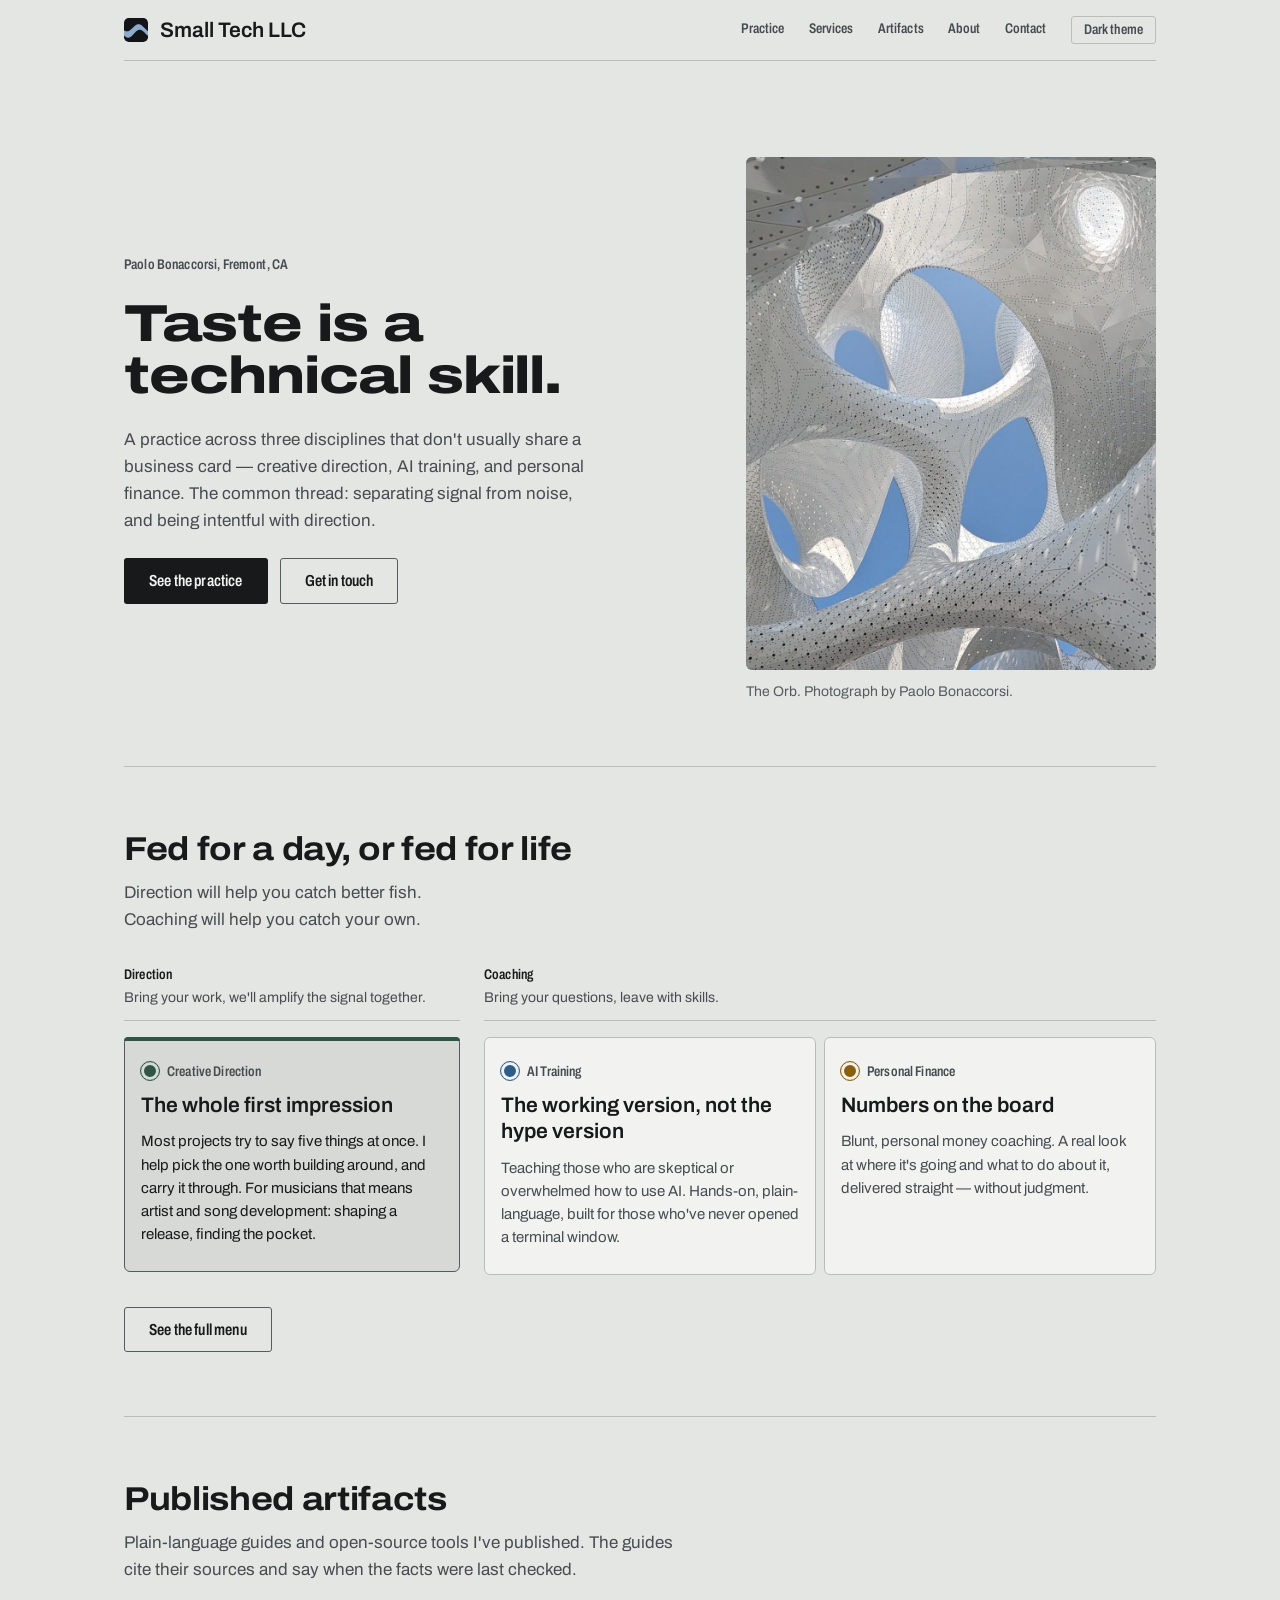
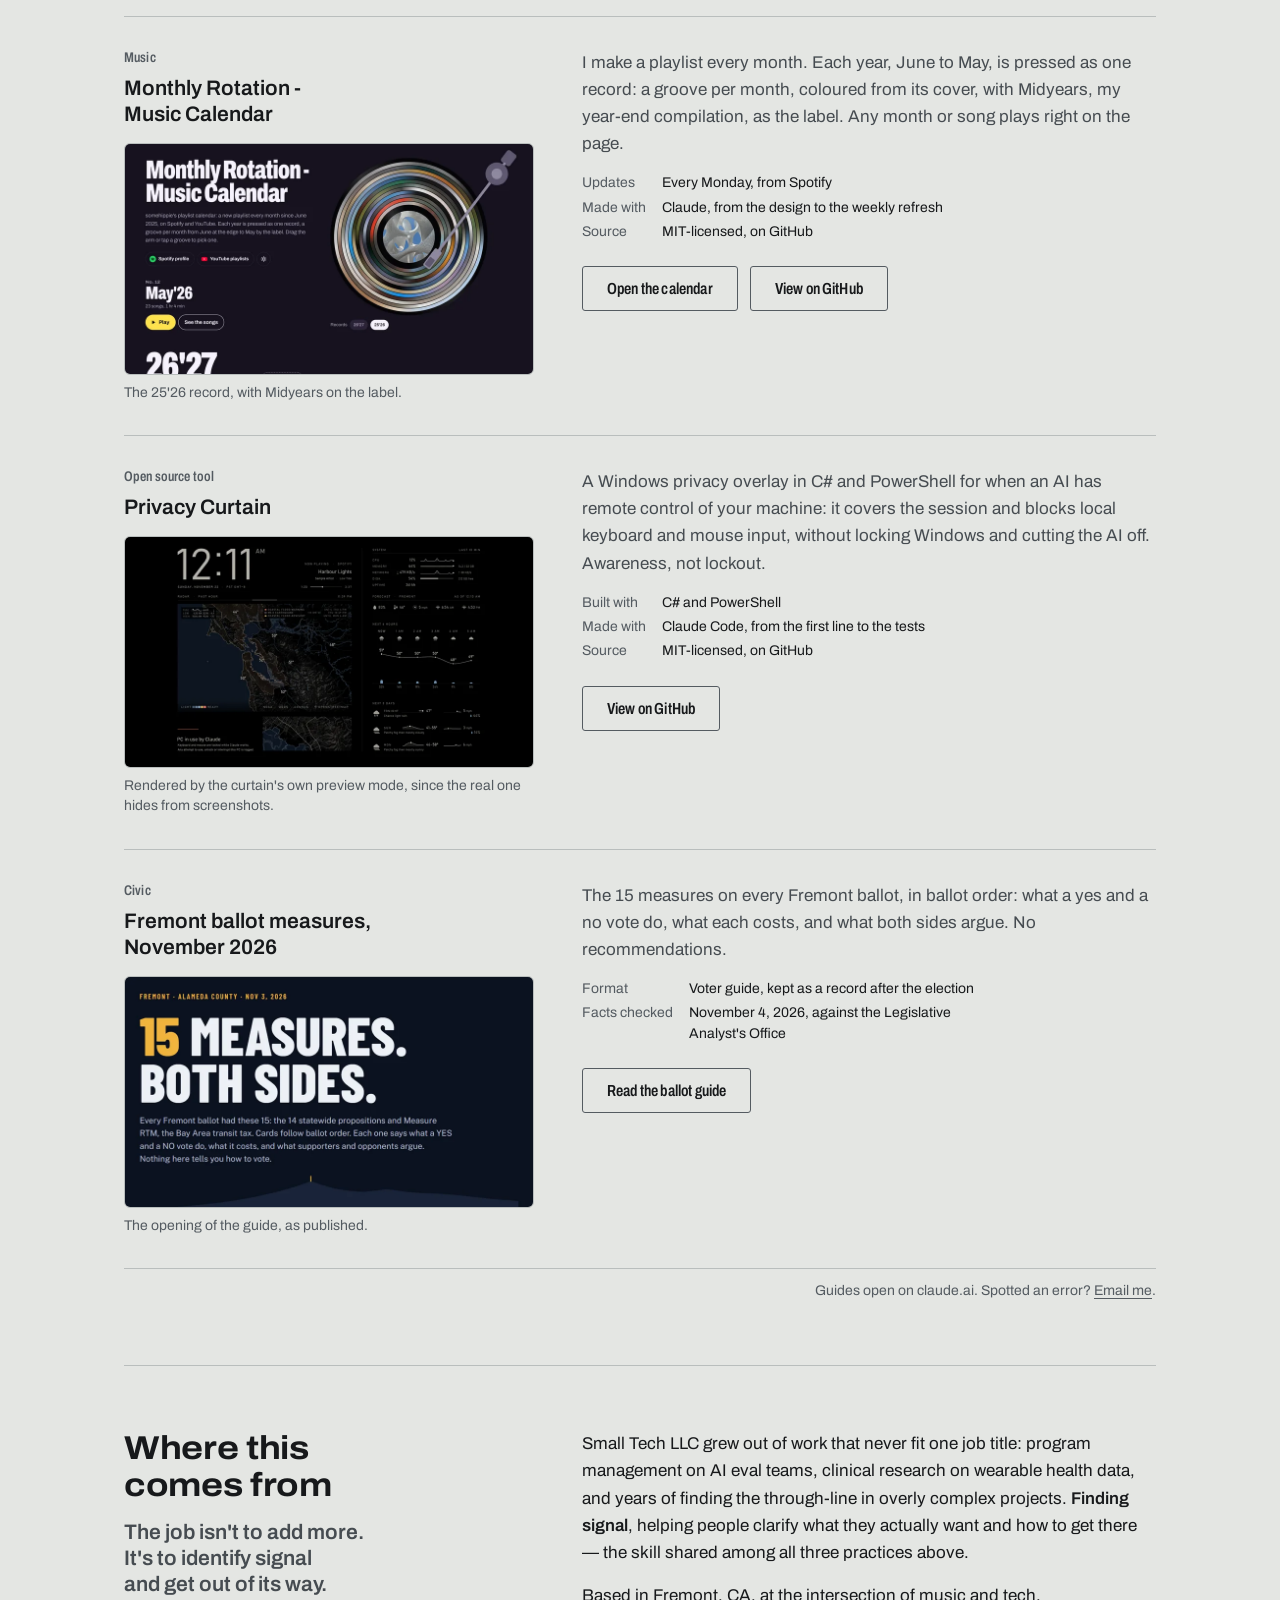
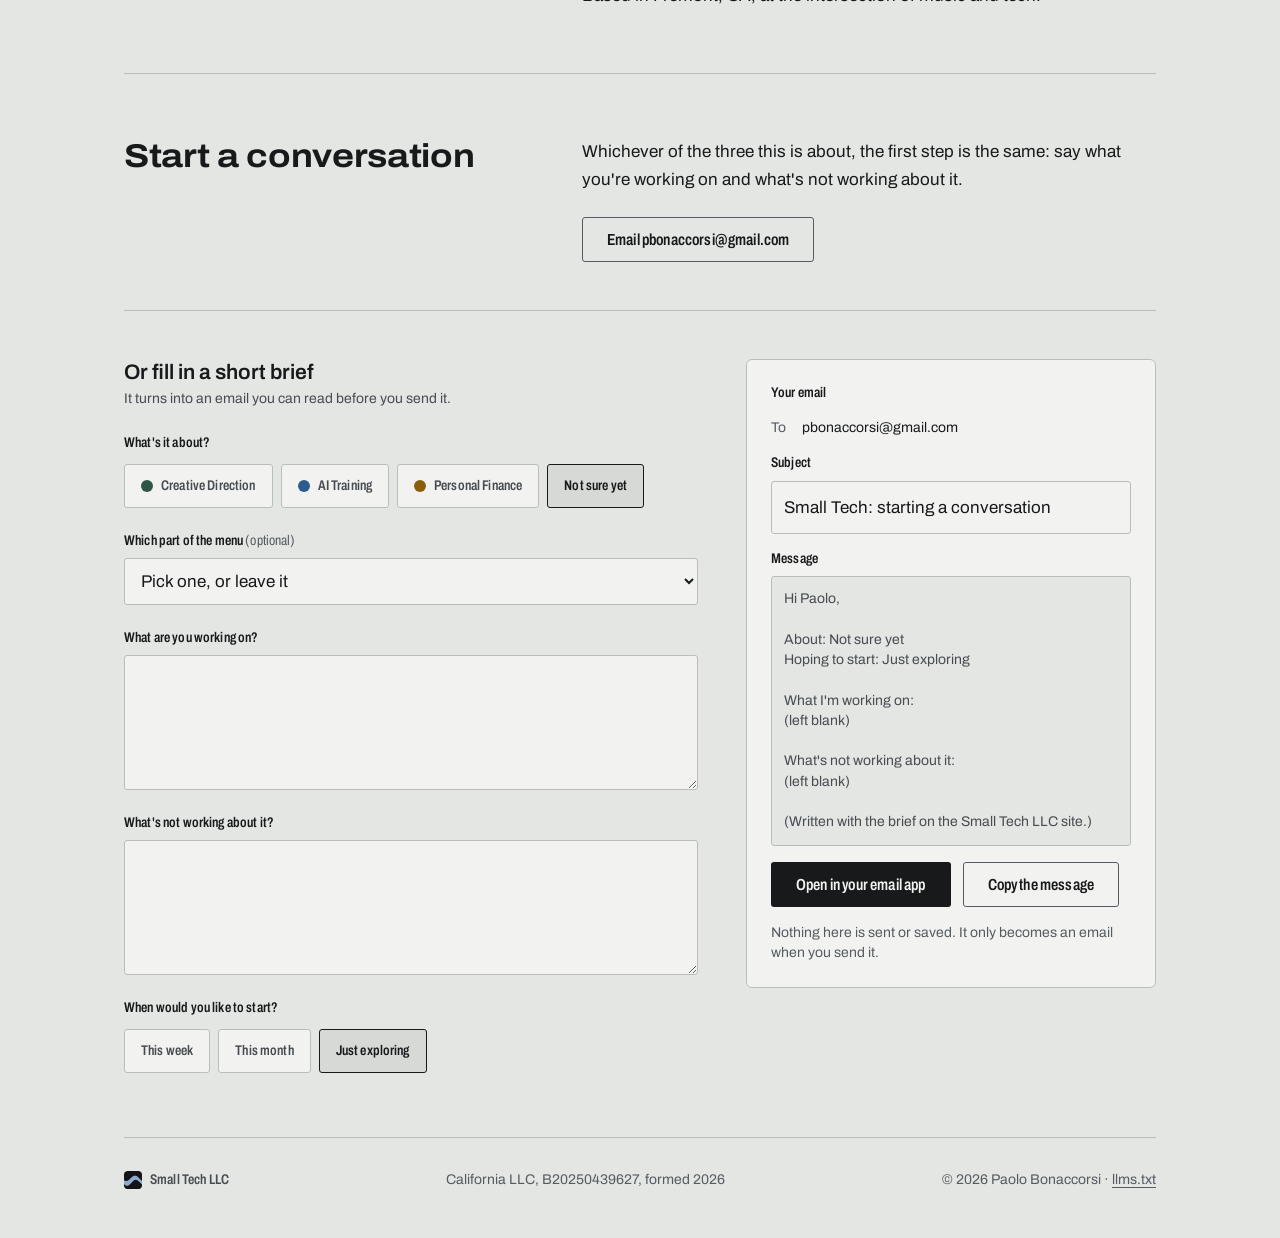
<file: index.html>
<!doctype html>
<html lang="en">
<head>
<meta charset="UTF-8">
<meta name="viewport" content="width=device-width, initial-scale=1">
<title>Small Tech LLC: Creative Direction, AI Training, Personal Finance</title>
<meta name="description" content="Small Tech LLC is Paolo Bonaccorsi's practice across creative direction, AI training, and personal finance. The common thread: separating signal from noise.">
<meta name="theme-color" content="#e4e6e3" media="(prefers-color-scheme: light)">
<meta name="theme-color" content="#141618" media="(prefers-color-scheme: dark)">
<meta property="og:type" content="website">
<meta property="og:title" content="Small Tech LLC">
<meta property="og:description" content="A practice across creative direction, AI training, and personal finance. The common thread: separating signal from noise.">
<meta property="og:url" content="https://somehippie.github.io/small-tech-llc/">
<meta property="og:image" content="https://somehippie.github.io/small-tech-llc/assets/pavilion.jpg">
<link rel="canonical" href="https://somehippie.github.io/small-tech-llc/">
<link rel="icon" href="favicon.ico?v=3" sizes="any">
<link rel="icon" href="favicon.svg?v=3" type="image/svg+xml">
<link rel="apple-touch-icon" href="apple-touch-icon.png?v=3">
<link rel="preconnect" href="https://fonts.googleapis.com">
<link rel="preconnect" href="https://fonts.gstatic.com" crossorigin>
<link href="https://fonts.googleapis.com/css2?family=Archivo:wdth,wght@62..125,100..900&display=swap" rel="stylesheet">
<link rel="stylesheet" href="design/tokens.css">
<link rel="stylesheet" href="design/components.css">
<link rel="stylesheet" href="styles.css">
<script>
/* Marks that scripts run, so the interactive parts show from the first paint. Theme: follows the system unless the visitor chose one here. Runs before paint to avoid a flash. */
(function(){document.documentElement.classList.add('js');try{var t=localStorage.getItem('theme');if(t==='light'||t==='dark'){document.documentElement.setAttribute('data-theme',t);}}catch(e){}})();
</script>
<script type="application/ld+json">
{
  "@context": "https://schema.org",
  "@graph": [
    {
      "@type": "ProfessionalService",
      "@id": "https://somehippie.github.io/small-tech-llc/#org",
      "name": "Small Tech LLC",
      "url": "https://somehippie.github.io/small-tech-llc/",
      "description": "A practice across creative direction, AI training, and personal finance. The common thread: separating signal from noise.",
      "email": "pbonaccorsi@gmail.com",
      "logo": "https://somehippie.github.io/small-tech-llc/apple-touch-icon.png",
      "image": "https://somehippie.github.io/small-tech-llc/assets/pavilion.jpg",
      "foundingDate": "2026",
      "identifier": { "@type": "PropertyValue", "propertyID": "California Secretary of State entity number", "value": "B20250439627" },
      "address": { "@type": "PostalAddress", "addressLocality": "Fremont", "addressRegion": "CA", "addressCountry": "US" },
      "areaServed": [ { "@type": "City", "name": "Fremont, California" }, { "@type": "Place", "name": "San Francisco Bay Area" } ],
      "knowsAbout": [ "Creative direction", "AI training", "Personal finance" ],
      "founder": { "@id": "https://somehippie.github.io/small-tech-llc/#paolo" },
      "hasOfferCatalog": { "@id": "https://somehippie.github.io/small-tech-llc/services.html#catalog" }
    },
    {
      "@type": "Person",
      "@id": "https://somehippie.github.io/small-tech-llc/#paolo",
      "name": "Paolo Bonaccorsi",
      "jobTitle": "Founder",
      "worksFor": { "@id": "https://somehippie.github.io/small-tech-llc/#org" },
      "sameAs": [ "https://github.com/somehippie" ]
    },
    {
      "@type": "WebSite",
      "@id": "https://somehippie.github.io/small-tech-llc/#site",
      "url": "https://somehippie.github.io/small-tech-llc/",
      "name": "Small Tech LLC",
      "publisher": { "@id": "https://somehippie.github.io/small-tech-llc/#org" }
    }
  ]
}
</script>
</head>
<body data-flavor="st">
<a class="skip-link st-label" href="#top">Skip to content</a>

<header class="wrap">
  <div class="masthead">
    <a class="wordmark st-h3" href="#top"><img src="favicon.svg" alt="">Small Tech LLC</a>
    <nav class="top st-label" aria-label="Primary">
      <a href="#practice">Practice</a>
      <a href="services.html">Services</a>
      <a href="#artifacts">Artifacts</a>
      <a href="#background">About</a>
      <a href="#contact">Contact</a>
      <button type="button" class="theme-toggle st-label">Dark theme</button>
    </nav>
  </div>
</header>

<main class="wrap" id="top">

  <section class="hero">
    <div class="hero-text">
      <p class="byline st-label soft">Paolo Bonaccorsi, Fremont, CA</p>
      <h1 class="st-display">Taste is a technical skill.</h1>
      <p class="lede st-body soft">A practice across three disciplines that don't usually share a business card &mdash; creative direction, AI training, and personal finance. The common thread: separating signal from noise, and being intentful with direction.</p>
      <div class="hero-cta">
        <a class="btn btn-primary" href="#practice">See the practice</a>
        <a class="btn btn-secondary" href="#contact">Get in touch</a>
      </div>
    </div>
    <figure class="hero-figure">
      <img class="hero-photo" src="assets/pavilion.jpg" width="1200" height="1200" alt="Looking up through the perforated white shell of The Orb, its openings framing a blue sky.">
      <figcaption class="st-small">The Orb. Photograph by Paolo Bonaccorsi.</figcaption>
    </figure>
  </section>

  <section id="practice">
    <div class="section-intro">
      <h2 class="st-h2">Fed for a day, or fed for life</h2>
      <p class="lede st-body soft"><span class="line">Direction will help you catch better fish.</span> <span class="line">Coaching will help you catch your own.</span></p>
    </div>
    <div class="section-body">
      <div class="buses">
        <div class="bus">
          <div class="bus-head">
            <p class="st-label">Direction</p>
            <p class="st-small soft">Bring your work, we'll amplify the signal together.</p>
          </div>
          <div class="channels" role="group" aria-label="Direction practices">
          <button type="button" class="channel ch-cd" aria-pressed="true">
            <span class="head"><span class="knob"></span><span class="name">Creative Direction</span></span>
            <span class="title">The whole first impression</span>
            <span class="desc">Most projects try to say five things at once. I help pick the one worth building around, and carry it through. For musicians that means artist and song development: shaping a release, finding the pocket.</span>
          </button>
          </div>
        </div>
        <div class="bus">
          <div class="bus-head">
            <p class="st-label">Coaching</p>
            <p class="st-small soft">Bring your questions, leave with skills.</p>
          </div>
          <div class="channels" role="group" aria-label="Coaching practices">
          <button type="button" class="channel ch-ai" aria-pressed="false">
            <span class="head"><span class="knob"></span><span class="name">AI Training</span></span>
            <span class="title">The working version, not the hype version</span>
            <span class="desc">Teaching those who are skeptical or overwhelmed how to use AI. Hands-on, plain-language, built for those who've never opened a terminal window.</span>
          </button>
          <button type="button" class="channel ch-fin" aria-pressed="false">
            <span class="head"><span class="knob"></span><span class="name">Personal Finance</span></span>
            <span class="title">Numbers on the board</span>
            <span class="desc">Blunt, personal money coaching. A real look at where it's going and what to do about it, delivered straight &mdash; without judgment.</span>
          </button>
          </div>
        </div>
      </div>
      <div class="practice-more">
        <a class="btn btn-secondary" href="services.html">See the full menu</a>
      </div>
    </div>
  </section>

  <section id="artifacts">
    <div class="section-intro">
      <h2 class="st-h2">Published artifacts</h2>
      <p class="lede st-body soft">Plain-language guides and open-source tools I've published. The guides cite their sources and say when the facts were last checked.</p>
    </div>
    <div class="section-body">
      <div class="artifacts">
        <article class="artifact">
          <div class="artifact-head">
            <p class="artifact-tag st-label">Music</p>
            <h3 class="st-h3">Monthly Rotation&nbsp;- Music Calendar</h3>
            <figure class="artifact-shot">
              <a class="shot" href="assets/monthly-rotation.png" data-size="2560x1800" data-caption="Monthly Rotation - Music Calendar: the 25'26 record on the turntable, with Midyears 25'26 as its label." data-alt="Monthly Rotation - Music Calendar in its dark theme: the title and a line about the calendar at the left, with May'26 cued and buttons to play it or see the songs; at the right a turntable holding the 25'26 record, twelve grooves coloured from each month's playlist cover around a label photo looking up through The Orb, its tonearm resting on the innermost groove; below, the calendar's newest year begins.">
                <picture><source srcset="assets/monthly-rotation-thumb.webp" type="image/webp"><img src="assets/monthly-rotation-thumb.png" width="832" height="468" loading="lazy" decoding="async" alt="Monthly Rotation - Music Calendar in its dark theme: the title beside a turntable holding the 25'26 record, its twelve grooves coloured from each month's cover around a photo label of The Orb."></picture><span class="visually-hidden"> Opens a larger view.</span>
              </a>
              <figcaption class="st-small">The 25'26 record, with Midyears on the label.</figcaption>
            </figure>
          </div>
          <div class="artifact-body">
            <p class="st-body artifact-desc">I make a playlist every month. Each year, June to May, is pressed as one record: a groove per month, coloured from its cover, with Midyears, my year-end compilation, as the label. Any month or song plays right on the page.</p>
            <dl class="artifact-facts st-small">
              <dt>Updates</dt><dd>Every Monday, from Spotify</dd>
              <dt>Made with</dt><dd>Claude, from the design to the weekly refresh</dd>
              <dt>Source</dt><dd>MIT-licensed, on GitHub</dd>
            </dl>
            <div class="artifact-foot">
              <a class="btn btn-secondary" href="https://somehippie.github.io/playlists/" target="_blank" rel="noopener">Open the calendar</a>
              <a class="btn btn-secondary" href="https://github.com/somehippie/playlists" target="_blank" rel="noopener">View on GitHub</a>
            </div>
          </div>
        </article>
        <article class="artifact">
          <div class="artifact-head">
            <p class="artifact-tag st-label">Open source tool</p>
            <h3 class="st-h3">Privacy Curtain</h3>
            <figure class="artifact-shot">
              <a class="shot" href="assets/privacy-curtain.png" data-size="2560x1440" data-caption="Privacy Curtain: the screen at 2560 by 1440, with the Bay Area's weather." data-alt="The Privacy Curtain on a 2560 by 1440 screen: the time and date, and beside them the track now playing (a sample one) with its progress line; a radar map of the San Francisco Bay Area with its hills shaded and contoured and no rain on it, temperatures around the Bay, a tide table in one corner and the weather alerts in the other; the message &ldquo;PC in use by Claude&rdquo; beside a close-up of the town's streets; ten-minute CPU and network graphs, memory and disk bars; and the forecast: the conditions now as small symbols (humidity, dew point, wind, sunrise and sunset), the next six hours, and the next three days as small temperature and wind graphs.">
                <picture><source srcset="assets/privacy-curtain-thumb.webp" type="image/webp"><img src="assets/privacy-curtain-thumb.png" width="832" height="468" loading="lazy" decoding="async" alt="The Privacy Curtain on a widescreen monitor: a large clock with the track now playing beside it, a radar map of the San Francisco Bay Area over shaded hills with temperatures and a tide table, and under it the message &ldquo;PC in use by Claude&rdquo; and a close-up of the town's streets on the left; live system stats and the forecast on the right."></picture><span class="visually-hidden"> Opens a larger view.</span>
              </a>
              <figcaption class="st-small">Rendered by the curtain's own preview mode, since the real one hides from screenshots.</figcaption>
            </figure>
          </div>
          <div class="artifact-body">
            <p class="st-body artifact-desc">A Windows privacy overlay in C# and PowerShell for when an AI has remote control of your machine: it covers the session and blocks local keyboard and mouse input, without locking Windows and cutting the AI off. Awareness, not lockout.</p>
            <dl class="artifact-facts st-small">
              <dt>Built with</dt><dd>C# and PowerShell</dd>
              <dt>Made with</dt><dd>Claude Code, from the first line to the tests</dd>
              <dt>Source</dt><dd>MIT-licensed, on GitHub</dd>
            </dl>
            <div class="artifact-foot">
              <a class="btn btn-secondary" href="https://github.com/somehippie/privacy-curtain" target="_blank" rel="noopener">View on GitHub</a>
            </div>
          </div>
        </article>
        <article class="artifact">
          <div class="artifact-head">
            <p class="artifact-tag st-label">Civic</p>
            <h3 class="st-h3">Fremont ballot measures, November 2026</h3>
            <figure class="artifact-shot">
              <a class="shot" href="assets/ballot-guide.png" data-size="1920x2560" data-caption="Fremont ballot measures, November 2026: the guide's opening and its first measure card." data-alt="The ballot guide's opening section in navy and gold: the headline &ldquo;15 measures. Both sides.&rdquo;, a note that the election was held November 3, 2026, an index of all 15 measures, and the card for Proposition 1 with what a yes and a no vote do, the cost, and both sides' arguments.">
                <picture><source srcset="assets/ballot-guide-thumb.webp" type="image/webp"><img src="assets/ballot-guide-thumb.png" width="832" height="468" loading="lazy" decoding="async" alt="The ballot guide's opening: the headline &ldquo;15 measures. Both sides.&rdquo; in gold and white on navy, above a Mission Peak ridgeline."></picture><span class="visually-hidden"> Opens a larger view.</span>
              </a>
              <figcaption class="st-small">The opening of the guide, as published.</figcaption>
            </figure>
          </div>
          <div class="artifact-body">
            <p class="st-body artifact-desc">The 15 measures on every Fremont ballot, in ballot order: what a yes and a no vote do, what each costs, and what both sides argue. No recommendations.</p>
            <dl class="artifact-facts st-small">
              <dt>Format</dt><dd>Voter guide, kept as a record after the election</dd>
              <dt>Facts checked</dt><dd>November 4, 2026, against the Legislative Analyst's Office</dd>
            </dl>
            <div class="artifact-foot">
              <a class="btn btn-secondary" href="https://claude.ai/artifact/615UaKHforP1SSn8RsK7M7" target="_blank" rel="noopener" aria-describedby="artifacts-host">Read the ballot guide</a>
            </div>
          </div>
        </article>
      </div>
      <p class="st-small artifacts-note"><span id="artifacts-host">Guides open on claude.ai.</span> Spotted an error? <a href="mailto:pbonaccorsi@gmail.com?subject=Correction">Email me</a>.</p>
    </div>
  </section>

  <section id="background">
    <div class="section-grid">
      <div class="flow">
        <h2 class="st-h2">Where this comes from</h2>
        <p class="thesis st-h3 soft">The job isn't to add more. It's to identify signal and get out of its way.</p>
      </div>
      <div class="flow">
        <p class="st-body">Small Tech LLC grew out of work that never fit one job title: program management on AI eval teams, clinical research on wearable health data, and years of finding the through-line in overly complex projects. <strong>Finding signal</strong>, helping people clarify what they actually want and how to get there &mdash; the skill shared among all three practices above.</p>
        <p class="st-body">Based in Fremont, CA, at the intersection of music and tech.</p>
      </div>
    </div>
  </section>

  <section id="contact">
    <div class="section-grid">
      <h2 class="st-h2">Start a conversation</h2>
      <div class="contact-body">
        <p class="st-body">Whichever of the three this is about, the first step is the same: say what you're working on and what's not working about it.</p>
        <a class="btn btn-primary contact-email" href="mailto:pbonaccorsi@gmail.com">Email pbonaccorsi@gmail.com</a>
      </div>
    </div>

    <form class="brief st-body" aria-labelledby="brief-title">
      <div class="brief-fields">
        <div class="brief-intro">
          <h3 class="st-h3" id="brief-title">Or fill in a short brief</h3>
          <p class="st-small soft">It turns into an email you can read before you send it.</p>
        </div>
        <fieldset class="group">
          <legend class="st-label">What's it about?</legend>
          <div class="chips">
            <label class="chip st-label ch-cd"><input type="radio" name="practice" value="cd"><span class="knob" aria-hidden="true"></span>Creative Direction</label>
            <label class="chip st-label ch-ai"><input type="radio" name="practice" value="ai"><span class="knob" aria-hidden="true"></span>AI Training</label>
            <label class="chip st-label ch-fin"><input type="radio" name="practice" value="fin"><span class="knob" aria-hidden="true"></span>Personal Finance</label>
            <label class="chip st-label"><input type="radio" name="practice" value="unsure" checked>Not sure yet</label>
          </div>
        </fieldset>
        <div class="field">
          <label class="st-label" for="brief-service">Which part of the menu <span class="faint">(optional)</span></label>
          <select class="input" id="brief-service" name="service">
            <option value="">Pick one, or leave it</option>
            <optgroup label="Creative Direction" data-practice="cd">
              <option value="artist-development">Artist and creator development</option>
              <option value="web-presence">Web presence</option>
            </optgroup>
            <optgroup label="AI Training" data-practice="ai">
              <option value="ai-consulting">AI consulting for professionals</option>
              <option value="laptop-setup">New-laptop setup for Claude Code</option>
              <option value="file-organization">File organization and backups</option>
              <option value="ai-hobby">AI as a hobby</option>
            </optgroup>
            <optgroup label="Personal Finance" data-practice="fin">
              <option value="credit-cards">Credit card strategy</option>
              <option value="bills">Bills and the cost of living</option>
              <option value="housing">Housing, jobs and commuting</option>
              <option value="home-buying">Home-buying math</option>
            </optgroup>
            <optgroup label="Everything else" data-practice="">
              <option value="operations">Operations, QA and NPI</option>
              <option value="hobbies">Hobbies and life coaching</option>
              <option value="home-garden">Home and garden</option>
            </optgroup>
          </select>
        </div>
        <div class="field">
          <label class="st-label" for="brief-working">What are you working on?</label>
          <textarea class="input" id="brief-working" name="working" rows="4" maxlength="500"></textarea>
        </div>
        <div class="field">
          <label class="st-label" for="brief-stuck">What's not working about it?</label>
          <textarea class="input" id="brief-stuck" name="stuck" rows="4" maxlength="500"></textarea>
        </div>
        <fieldset class="group">
          <legend class="st-label">When would you like to start?</legend>
          <div class="chips">
            <label class="chip st-label"><input type="radio" name="when" value="week">This week</label>
            <label class="chip st-label"><input type="radio" name="when" value="month">This month</label>
            <label class="chip st-label"><input type="radio" name="when" value="exploring" checked>Just exploring</label>
          </div>
        </fieldset>
      </div>

      <div class="brief-preview" role="group" aria-labelledby="preview-title">
        <h3 class="st-label" id="preview-title">Your email</h3>
        <dl class="brief-to st-small"><dt>To</dt><dd>pbonaccorsi@gmail.com</dd></dl>
        <div class="field">
          <label class="st-label" for="brief-subject">Subject</label>
          <input class="input" id="brief-subject" name="subject" type="text" maxlength="120" autocomplete="off">
        </div>
        <div class="brief-suggest" hidden>
          <button type="button" class="btn btn-secondary">Suggest a subject on this device</button>
          <p class="st-small faint" role="status"></p>
        </div>
        <div class="field">
          <p class="st-label" id="brief-message-label">Message</p>
          <div class="brief-message st-small" role="region" aria-labelledby="brief-message-label" tabindex="0"></div>
        </div>
        <div class="brief-actions">
          <a class="btn btn-primary brief-send" href="mailto:pbonaccorsi@gmail.com">Open in your email app</a>
          <button type="button" class="btn btn-secondary brief-copy">Copy the message</button>
        </div>
        <p class="st-small faint">Nothing here is sent or saved. It only becomes an email when you send it.</p>
        <p class="st-small brief-status" role="status"></p>
      </div>
    </form>
  </section>

</main>

<footer class="wrap">
  <div class="footer">
    <div class="fmark st-label"><img src="favicon.svg" alt="">Small Tech LLC</div>
    <div class="st-small">California LLC, B20250439627, formed 2026</div>
    <div class="st-small">&copy; 2026 Paolo Bonaccorsi &middot; <a href="llms.txt">llms.txt</a></div>
  </div>
</footer>

<dialog class="lightbox" aria-labelledby="lightbox-caption">
  <div class="lightbox-bar">
    <p id="lightbox-caption" class="st-small"></p>
    <button type="button" class="btn btn-secondary lightbox-close">Close</button>
  </div>
  <div class="lightbox-frame"><img alt=""></div>
</dialog>

<script src="site.js"></script>
</body>
</html>
</file>
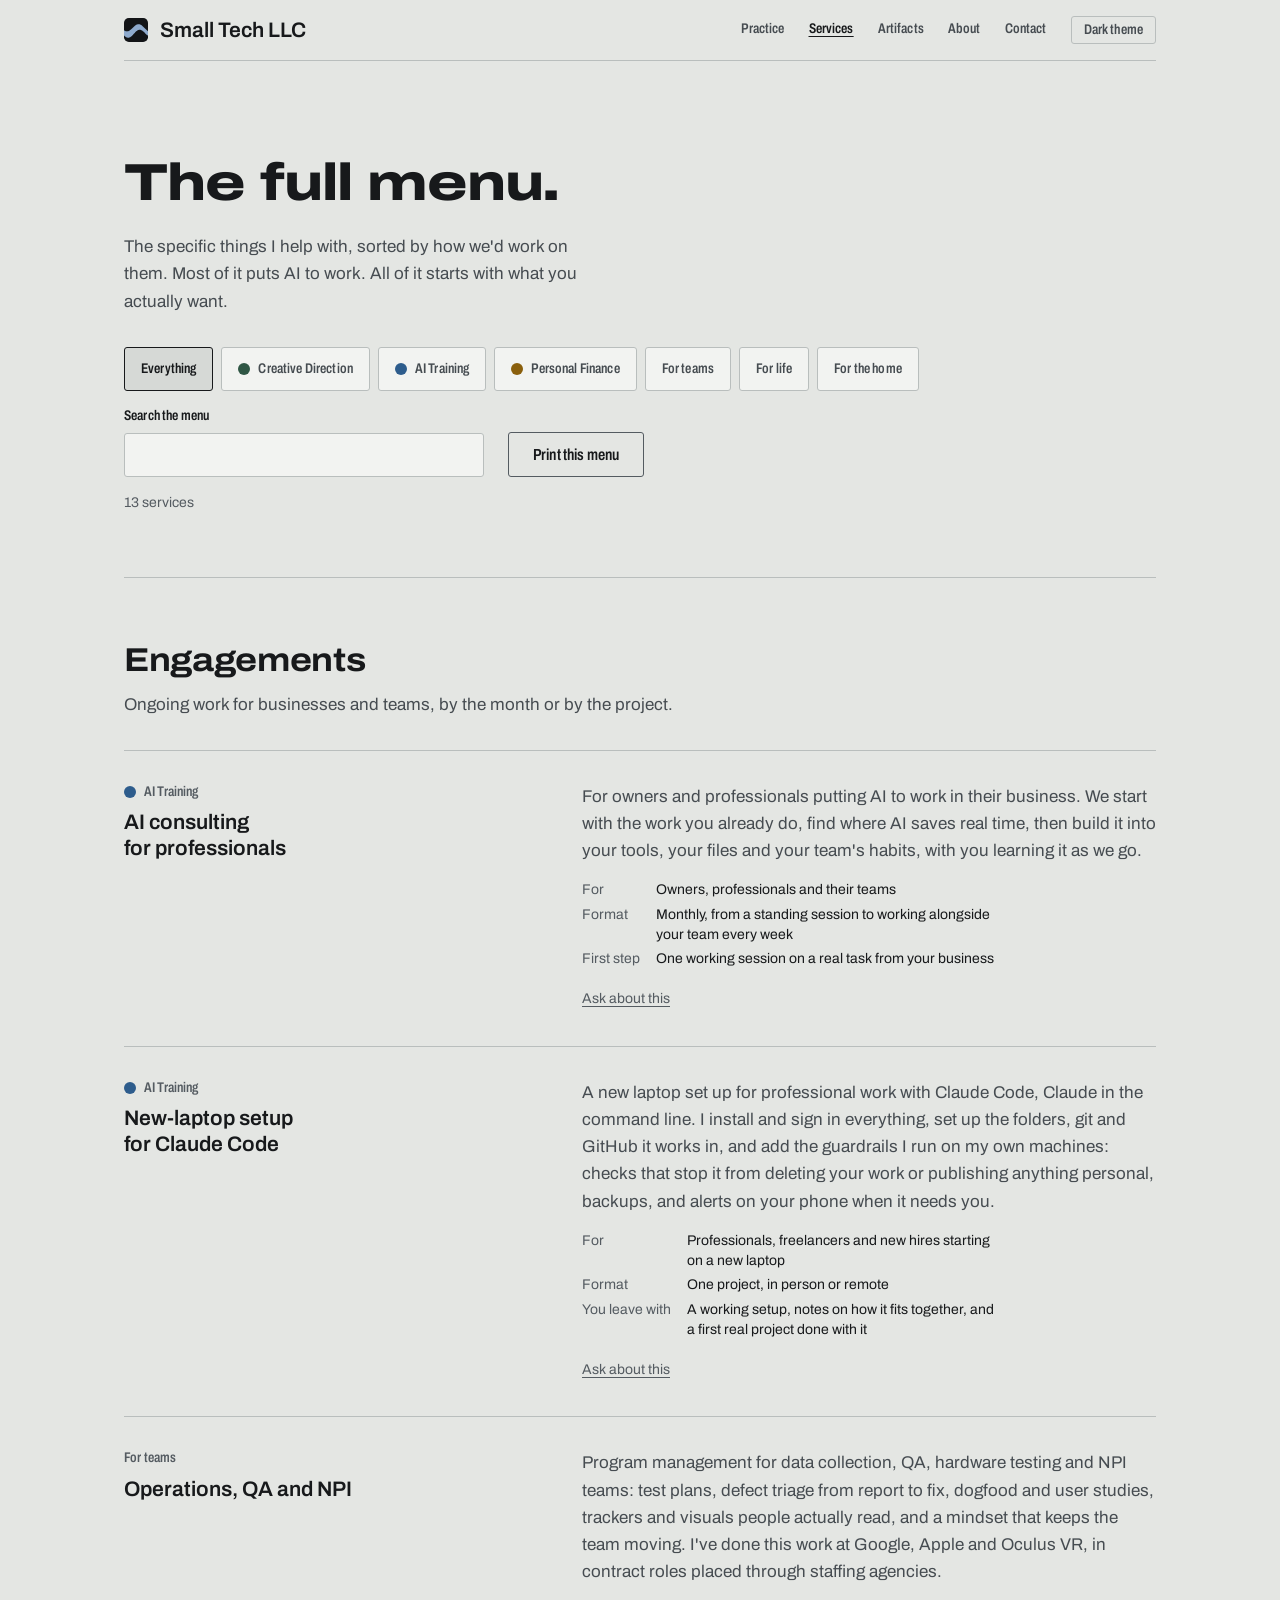
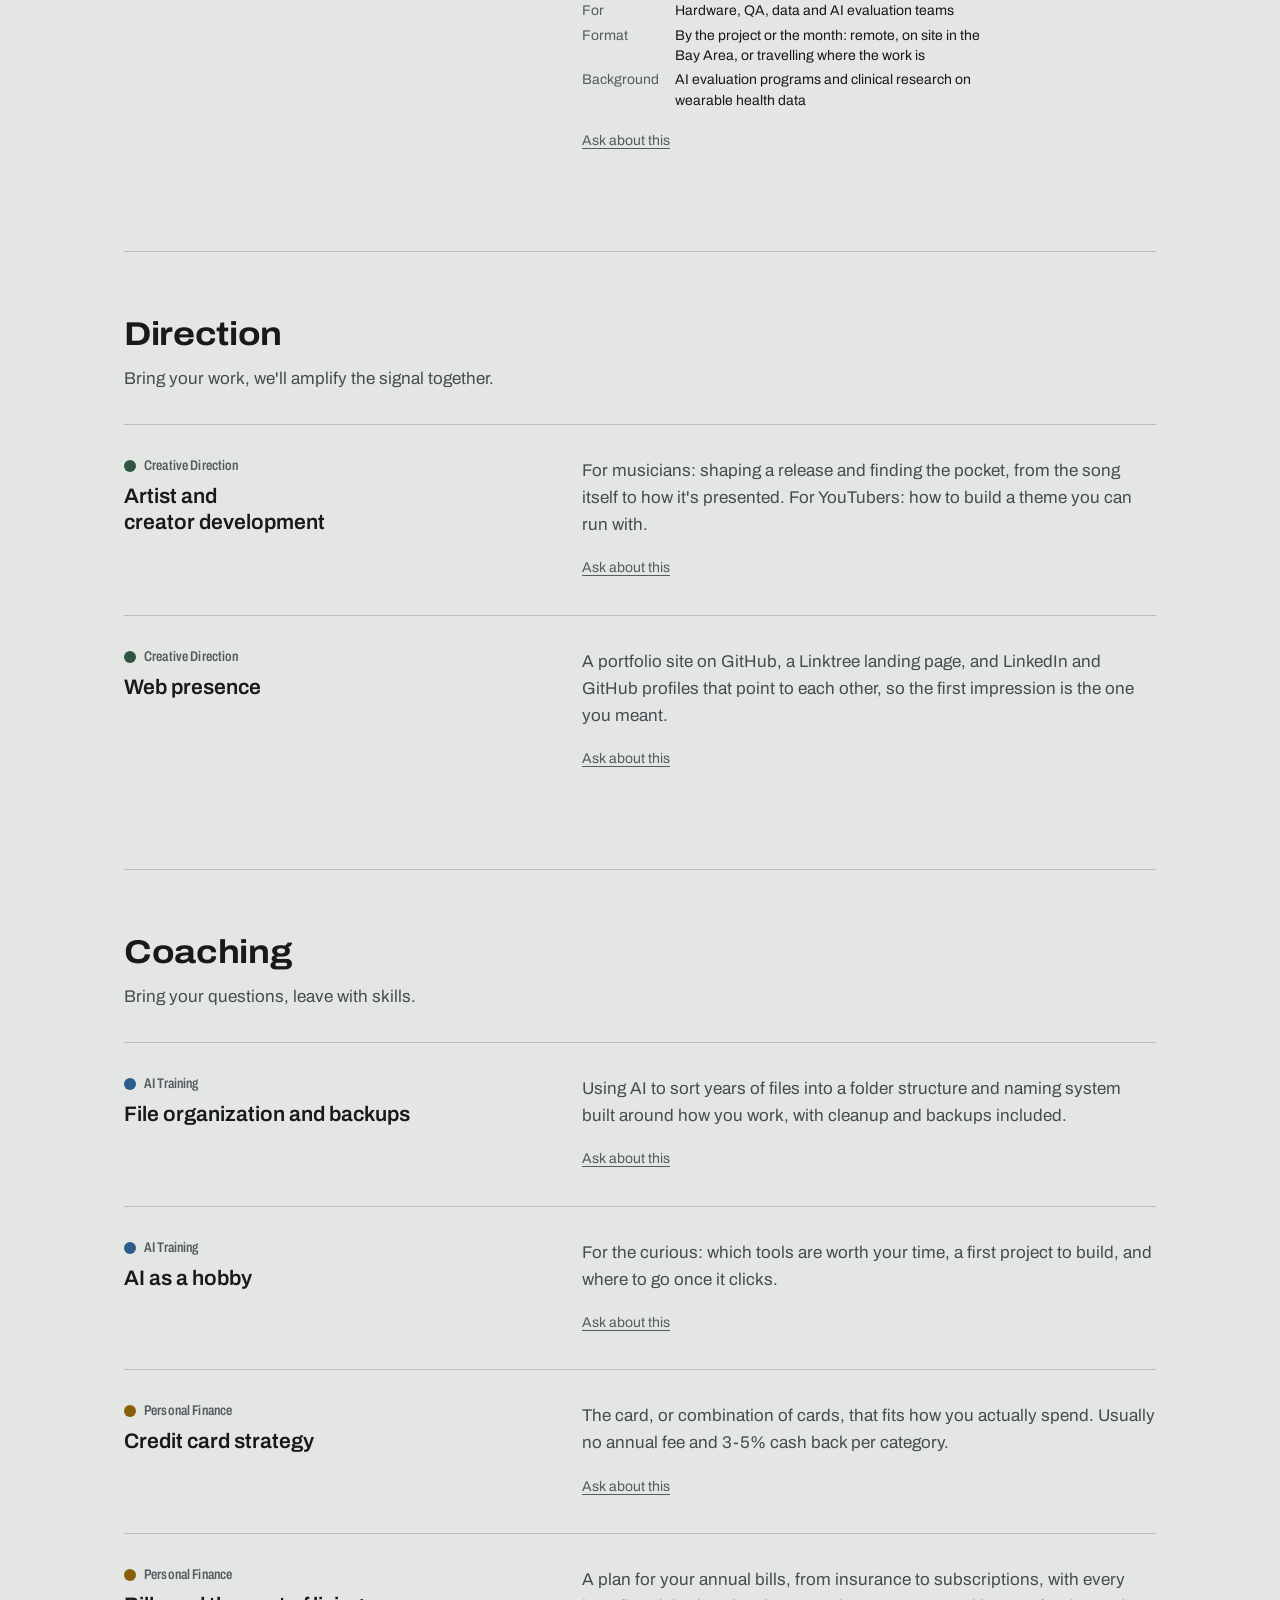
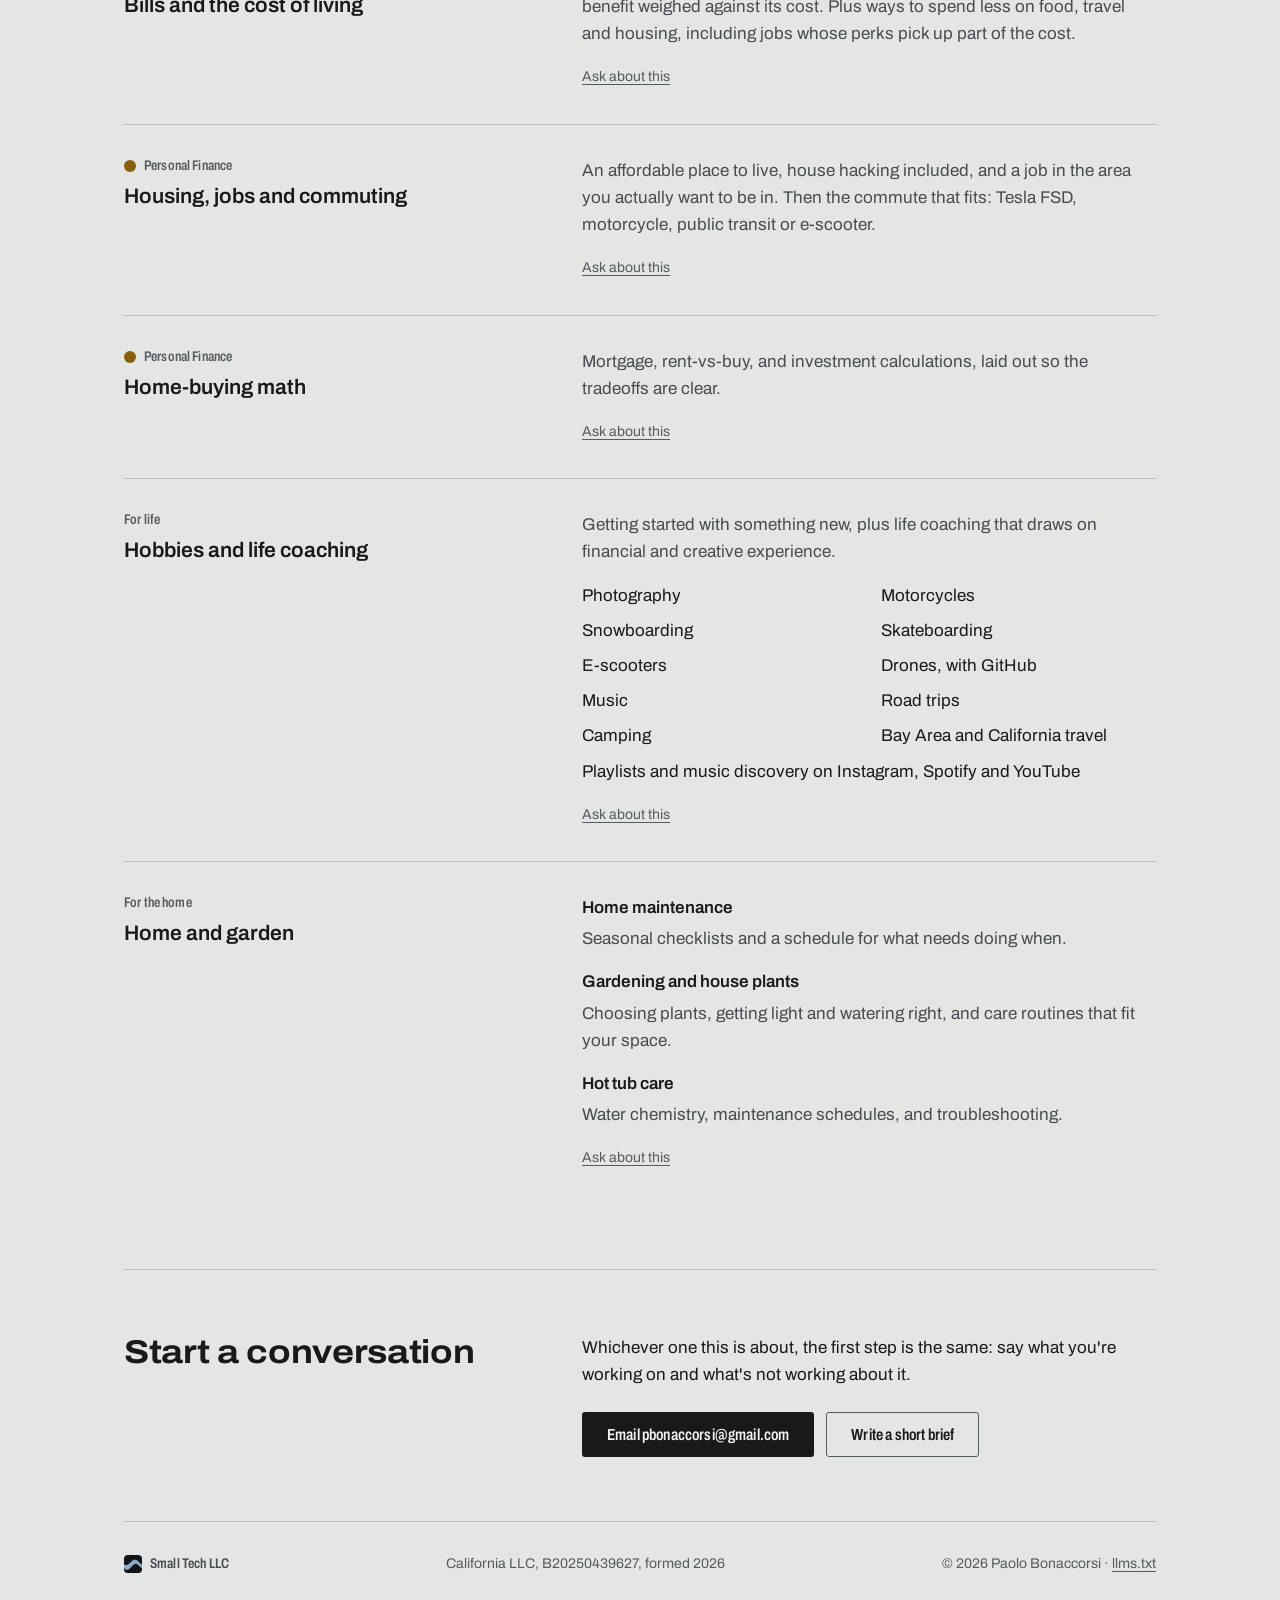
<file: services.html>
<!doctype html>
<html lang="en">
<head>
<meta charset="UTF-8">
<meta name="viewport" content="width=device-width, initial-scale=1">
<title>Small Tech LLC: Services</title>
<meta name="description" content="Everything I help with at Small Tech LLC, sorted into direction and coaching: creative direction, AI training, personal finance, and the specifics under each.">
<meta name="theme-color" content="#e4e6e3" media="(prefers-color-scheme: light)">
<meta name="theme-color" content="#141618" media="(prefers-color-scheme: dark)">
<meta property="og:type" content="website">
<meta property="og:title" content="Small Tech LLC: Services">
<meta property="og:description" content="Everything I help with, sorted into direction and coaching: creative direction, AI training, personal finance, and the specifics under each.">
<meta property="og:url" content="https://somehippie.github.io/small-tech-llc/services.html">
<meta property="og:image" content="https://somehippie.github.io/small-tech-llc/assets/pavilion.jpg">
<link rel="canonical" href="https://somehippie.github.io/small-tech-llc/services.html">
<link rel="icon" href="favicon.ico?v=3" sizes="any">
<link rel="icon" href="favicon.svg?v=3" type="image/svg+xml">
<link rel="apple-touch-icon" href="apple-touch-icon.png?v=3">
<link rel="preconnect" href="https://fonts.googleapis.com">
<link rel="preconnect" href="https://fonts.gstatic.com" crossorigin>
<link href="https://fonts.googleapis.com/css2?family=Archivo:wdth,wght@62..125,100..900&display=swap" rel="stylesheet">
<link rel="stylesheet" href="design/tokens.css">
<link rel="stylesheet" href="design/components.css">
<link rel="stylesheet" href="styles.css">
<script>
/* Marks that scripts run, so the interactive parts show from the first paint. Theme: follows the system unless the visitor chose one here. Runs before paint to avoid a flash. */
(function(){document.documentElement.classList.add('js');try{var t=localStorage.getItem('theme');if(t==='light'||t==='dark'){document.documentElement.setAttribute('data-theme',t);}}catch(e){}})();
</script>
<script type="application/ld+json">
{
  "@context": "https://schema.org",
  "@graph": [
    {
      "@type": "WebPage",
      "@id": "https://somehippie.github.io/small-tech-llc/services.html",
      "url": "https://somehippie.github.io/small-tech-llc/services.html",
      "name": "Small Tech LLC: Services",
      "isPartOf": { "@id": "https://somehippie.github.io/small-tech-llc/#site" },
      "about": { "@id": "https://somehippie.github.io/small-tech-llc/#org" },
      "mainEntity": { "@id": "https://somehippie.github.io/small-tech-llc/services.html#catalog" }
    },
    {
      "@type": "OfferCatalog",
      "@id": "https://somehippie.github.io/small-tech-llc/services.html#catalog",
      "name": "The full menu",
      "itemListElement": [
        { "@type": "Offer", "itemOffered": { "@type": "Service", "@id": "https://somehippie.github.io/small-tech-llc/services.html#svc-ai-consulting", "name": "AI consulting for professionals", "category": "AI Training", "description": "For owners and professionals putting AI to work in their business: find where AI saves real time, then build it into their tools, files and team habits. Monthly engagements, from a standing session to working alongside the team every week.", "provider": { "@id": "https://somehippie.github.io/small-tech-llc/#org" } } },
        { "@type": "Offer", "itemOffered": { "@type": "Service", "@id": "https://somehippie.github.io/small-tech-llc/services.html#svc-laptop-setup", "name": "New-laptop setup for Claude Code", "category": "AI Training", "description": "A new laptop set up for professional work with Claude Code: everything installed and signed in, folders, git and GitHub, guardrails that stop it deleting work or publishing anything personal, backups and phone alerts, then a first real project done with it. One project, in person or remote.", "provider": { "@id": "https://somehippie.github.io/small-tech-llc/#org" } } },
        { "@type": "Offer", "itemOffered": { "@type": "Service", "@id": "https://somehippie.github.io/small-tech-llc/services.html#svc-operations", "name": "Operations, QA and NPI", "category": "For teams", "description": "Program management for data collection, QA, hardware testing and NPI teams: test plans, defect triage, dogfood and user studies, and trackers people actually read. By the project or the month.", "provider": { "@id": "https://somehippie.github.io/small-tech-llc/#org" } } },
        { "@type": "Offer", "itemOffered": { "@type": "Service", "@id": "https://somehippie.github.io/small-tech-llc/services.html#svc-artist-development", "name": "Artist and creator development", "category": "Creative Direction", "description": "For musicians: shaping a release and finding the pocket, from the song itself to how it's presented. For YouTubers: how to build a theme you can run with.", "provider": { "@id": "https://somehippie.github.io/small-tech-llc/#org" } } },
        { "@type": "Offer", "itemOffered": { "@type": "Service", "@id": "https://somehippie.github.io/small-tech-llc/services.html#svc-web-presence", "name": "Web presence", "category": "Creative Direction", "description": "A portfolio site on GitHub, a Linktree landing page, and LinkedIn and GitHub profiles that point to each other, so the first impression is the one you meant.", "provider": { "@id": "https://somehippie.github.io/small-tech-llc/#org" } } },
        { "@type": "Offer", "itemOffered": { "@type": "Service", "@id": "https://somehippie.github.io/small-tech-llc/services.html#svc-file-organization", "name": "File organization and backups", "category": "AI Training", "description": "Using AI to sort years of files into a folder structure and naming system built around how you work, with cleanup and backups included.", "provider": { "@id": "https://somehippie.github.io/small-tech-llc/#org" } } },
        { "@type": "Offer", "itemOffered": { "@type": "Service", "@id": "https://somehippie.github.io/small-tech-llc/services.html#svc-ai-hobby", "name": "AI as a hobby", "category": "AI Training", "description": "For the curious: which tools are worth your time, a first project to build, and where to go once it clicks.", "provider": { "@id": "https://somehippie.github.io/small-tech-llc/#org" } } },
        { "@type": "Offer", "itemOffered": { "@type": "Service", "@id": "https://somehippie.github.io/small-tech-llc/services.html#svc-credit-cards", "name": "Credit card strategy", "category": "Personal Finance", "description": "The card, or combination of cards, that fits how you actually spend. Usually no annual fee and 3-5% cash back per category.", "provider": { "@id": "https://somehippie.github.io/small-tech-llc/#org" } } },
        { "@type": "Offer", "itemOffered": { "@type": "Service", "@id": "https://somehippie.github.io/small-tech-llc/services.html#svc-bills", "name": "Bills and the cost of living", "category": "Personal Finance", "description": "A plan for your annual bills, from insurance to subscriptions, with every benefit weighed against its cost. Plus ways to spend less on food, travel and housing, including jobs whose perks pick up part of the cost.", "provider": { "@id": "https://somehippie.github.io/small-tech-llc/#org" } } },
        { "@type": "Offer", "itemOffered": { "@type": "Service", "@id": "https://somehippie.github.io/small-tech-llc/services.html#svc-housing", "name": "Housing, jobs and commuting", "category": "Personal Finance", "description": "An affordable place to live, house hacking included, and a job in the area you actually want to be in. Then the commute that fits: Tesla FSD, motorcycle, public transit or e-scooter.", "provider": { "@id": "https://somehippie.github.io/small-tech-llc/#org" } } },
        { "@type": "Offer", "itemOffered": { "@type": "Service", "@id": "https://somehippie.github.io/small-tech-llc/services.html#svc-home-buying", "name": "Home-buying math", "category": "Personal Finance", "description": "Mortgage, rent-vs-buy, and investment calculations, laid out so the tradeoffs are clear.", "provider": { "@id": "https://somehippie.github.io/small-tech-llc/#org" } } },
        { "@type": "Offer", "itemOffered": { "@type": "Service", "@id": "https://somehippie.github.io/small-tech-llc/services.html#svc-hobbies", "name": "Hobbies and life coaching", "category": "For life", "description": "Getting started with something new, plus life coaching that draws on financial and creative experience.", "provider": { "@id": "https://somehippie.github.io/small-tech-llc/#org" } } },
        { "@type": "Offer", "itemOffered": { "@type": "Service", "@id": "https://somehippie.github.io/small-tech-llc/services.html#svc-home-garden", "name": "Home and garden", "category": "For the home", "description": "Home maintenance, gardening and house plants, and hot tub care.", "provider": { "@id": "https://somehippie.github.io/small-tech-llc/#org" } } }
      ]
    }
  ]
}
</script>
</head>
<body data-flavor="st">
<a class="skip-link st-label" href="#top">Skip to content</a>

<header class="wrap">
  <div class="masthead">
    <a class="wordmark st-h3" href="index.html"><img src="favicon.svg" alt="">Small Tech LLC</a>
    <nav class="top st-label" aria-label="Primary">
      <a href="index.html#practice">Practice</a>
      <a href="services.html" aria-current="page">Services</a>
      <a href="index.html#artifacts">Artifacts</a>
      <a href="index.html#background">About</a>
      <a href="#contact">Contact</a>
      <button type="button" class="theme-toggle st-label">Dark theme</button>
    </nav>
  </div>
</header>

<main class="wrap" id="top">

  <section class="page-intro">
    <h1 class="st-display">The full menu.</h1>
    <p class="lede st-body soft">The specific things I help with, sorted by how we'd work on them. Most of it puts AI to work. All of it starts with what you actually want.</p>
    <div class="menu-console">
      <div class="chips" role="group" aria-label="Show services for">
        <button type="button" class="chip st-label" data-solo="all" aria-pressed="true">Everything</button>
        <button type="button" class="chip st-label ch-cd" data-solo="cd" aria-pressed="false"><span class="knob" aria-hidden="true"></span>Creative Direction</button>
        <button type="button" class="chip st-label ch-ai" data-solo="ai" aria-pressed="false"><span class="knob" aria-hidden="true"></span>AI Training</button>
        <button type="button" class="chip st-label ch-fin" data-solo="fin" aria-pressed="false"><span class="knob" aria-hidden="true"></span>Personal Finance</button>
        <button type="button" class="chip st-label" data-solo="teams" aria-pressed="false">For teams</button>
        <button type="button" class="chip st-label" data-solo="life" aria-pressed="false">For life</button>
        <button type="button" class="chip st-label" data-solo="home" aria-pressed="false">For the home</button>
      </div>
      <div class="menu-tools">
        <div class="field menu-search">
          <label class="st-label" for="menu-q">Search the menu</label>
          <input class="input" id="menu-q" type="search" autocomplete="off" aria-keyshortcuts="/" aria-describedby="menu-count">
        </div>
        <button type="button" class="btn btn-secondary menu-print">Print this menu</button>
      </div>
      <p class="st-small menu-count" id="menu-count" role="status">13 services</p>
      <p class="st-body menu-empty" hidden>Nothing on the menu matches that. <a href="index.html#contact">Ask me anyway</a>.</p>
    </div>
  </section>

  <section id="engagements" data-menu-section>
    <div class="section-intro">
      <h2 class="st-h2">Engagements</h2>
      <p class="lede st-body soft">Ongoing work for businesses and teams, by the month or by the project.</p>
    </div>
    <div class="section-body">
      <div class="services">
        <article class="service" id="svc-ai-consulting" data-practice="ai">
          <div class="service-head">
            <p class="service-tag st-label ch-ai"><span class="knob" aria-hidden="true"></span>AI Training</p>
            <h3 class="st-h3">AI consulting for professionals</h3>
          </div>
          <div class="service-body">
            <p class="st-body service-desc">For owners and professionals putting AI to work in their business. We start with the work you already do, find where AI saves real time, then build it into your tools, your files and your team's habits, with you learning it as we go.</p>
            <dl class="service-facts st-small">
              <dt>For</dt><dd>Owners, professionals and their teams</dd>
              <dt>Format</dt><dd>Monthly, from a standing session to working alongside your team every week</dd>
              <dt>First step</dt><dd>One working session on a real task from your business</dd>
            </dl>
            <a class="ask st-small" href="index.html?about=ai-consulting#contact">Ask about this</a>
          </div>
        </article>
        <article class="service" id="svc-laptop-setup" data-practice="ai">
          <div class="service-head">
            <p class="service-tag st-label ch-ai"><span class="knob" aria-hidden="true"></span>AI Training</p>
            <h3 class="st-h3">New-laptop setup for Claude Code</h3>
          </div>
          <div class="service-body">
            <p class="st-body service-desc">A new laptop set up for professional work with Claude Code, Claude in the command line. I install and sign in everything, set up the folders, git and GitHub it works in, and add the guardrails I run on my own machines: checks that stop it from deleting your work or publishing anything personal, backups, and alerts on your phone when it needs you.</p>
            <dl class="service-facts st-small">
              <dt>For</dt><dd>Professionals, freelancers and new hires starting on a new laptop</dd>
              <dt>Format</dt><dd>One project, in person or remote</dd>
              <dt>You leave with</dt><dd>A working setup, notes on how it fits together, and a first real project done with it</dd>
            </dl>
            <a class="ask st-small" href="index.html?about=laptop-setup#contact">Ask about this</a>
          </div>
        </article>
        <article class="service" id="svc-operations" data-practice="teams">
          <div class="service-head">
            <p class="service-tag st-label">For teams</p>
            <h3 class="st-h3">Operations, QA and NPI</h3>
          </div>
          <div class="service-body">
            <p class="st-body service-desc">Program management for data collection, QA, hardware testing and NPI teams: test plans, defect triage from report to fix, dogfood and user studies, trackers and visuals people actually read, and a mindset that keeps the team moving. I've done this work at Google, Apple and Oculus VR, in contract roles placed through staffing agencies.</p>
            <dl class="service-facts st-small">
              <dt>For</dt><dd>Hardware, QA, data and AI evaluation teams</dd>
              <dt>Format</dt><dd>By the project or the month: remote, on site in the Bay Area, or travelling where the work is</dd>
              <dt>Background</dt><dd>AI evaluation programs and clinical research on wearable health data</dd>
            </dl>
            <a class="ask st-small" href="index.html?about=operations#contact">Ask about this</a>
          </div>
        </article>
      </div>
    </div>
  </section>

  <section id="direction" data-menu-section>
    <div class="section-intro">
      <h2 class="st-h2">Direction</h2>
      <p class="lede st-body soft">Bring your work, we'll amplify the signal together.</p>
    </div>
    <div class="section-body">
      <div class="services">
        <article class="service" id="svc-artist-development" data-practice="cd">
          <div class="service-head">
            <p class="service-tag st-label ch-cd"><span class="knob" aria-hidden="true"></span>Creative Direction</p>
            <h3 class="st-h3">Artist and creator development</h3>
          </div>
          <div class="service-body">
            <p class="st-body service-desc">For musicians: shaping a release and finding the pocket, from the song itself to how it's presented. For YouTubers: how to build a theme you can run with.</p>
            <a class="ask st-small" href="index.html?about=artist-development#contact">Ask about this</a>
          </div>
        </article>
        <article class="service" id="svc-web-presence" data-practice="cd">
          <div class="service-head">
            <p class="service-tag st-label ch-cd"><span class="knob" aria-hidden="true"></span>Creative Direction</p>
            <h3 class="st-h3">Web presence</h3>
          </div>
          <div class="service-body">
            <p class="st-body service-desc">A portfolio site on GitHub, a Linktree landing page, and LinkedIn and GitHub profiles that point to each other, so the first impression is the one you meant.</p>
            <a class="ask st-small" href="index.html?about=web-presence#contact">Ask about this</a>
          </div>
        </article>
      </div>
    </div>
  </section>

  <section id="coaching" data-menu-section>
    <div class="section-intro">
      <h2 class="st-h2">Coaching</h2>
      <p class="lede st-body soft">Bring your questions, leave with skills.</p>
    </div>
    <div class="section-body">
      <div class="services">
        <article class="service" id="svc-file-organization" data-practice="ai">
          <div class="service-head">
            <p class="service-tag st-label ch-ai"><span class="knob" aria-hidden="true"></span>AI Training</p>
            <h3 class="st-h3">File organization and backups</h3>
          </div>
          <div class="service-body">
            <p class="st-body service-desc">Using AI to sort years of files into a folder structure and naming system built around how you work, with cleanup and backups included.</p>
            <a class="ask st-small" href="index.html?about=file-organization#contact">Ask about this</a>
          </div>
        </article>
        <article class="service" id="svc-ai-hobby" data-practice="ai">
          <div class="service-head">
            <p class="service-tag st-label ch-ai"><span class="knob" aria-hidden="true"></span>AI Training</p>
            <h3 class="st-h3">AI as a hobby</h3>
          </div>
          <div class="service-body">
            <p class="st-body service-desc">For the curious: which tools are worth your time, a first project to build, and where to go once it clicks.</p>
            <a class="ask st-small" href="index.html?about=ai-hobby#contact">Ask about this</a>
          </div>
        </article>
        <article class="service" id="svc-credit-cards" data-practice="fin">
          <div class="service-head">
            <p class="service-tag st-label ch-fin"><span class="knob" aria-hidden="true"></span>Personal Finance</p>
            <h3 class="st-h3">Credit card strategy</h3>
          </div>
          <div class="service-body">
            <p class="st-body service-desc">The card, or combination of cards, that fits how you actually spend. Usually no annual fee and 3-5% cash back per category.</p>
            <a class="ask st-small" href="index.html?about=credit-cards#contact">Ask about this</a>
          </div>
        </article>
        <article class="service" id="svc-bills" data-practice="fin">
          <div class="service-head">
            <p class="service-tag st-label ch-fin"><span class="knob" aria-hidden="true"></span>Personal Finance</p>
            <h3 class="st-h3">Bills and the cost of living</h3>
          </div>
          <div class="service-body">
            <p class="st-body service-desc">A plan for your annual bills, from insurance to subscriptions, with every benefit weighed against its cost. Plus ways to spend less on food, travel and housing, including jobs whose perks pick up part of the cost.</p>
            <a class="ask st-small" href="index.html?about=bills#contact">Ask about this</a>
          </div>
        </article>
        <article class="service" id="svc-housing" data-practice="fin">
          <div class="service-head">
            <p class="service-tag st-label ch-fin"><span class="knob" aria-hidden="true"></span>Personal Finance</p>
            <h3 class="st-h3">Housing, jobs and commuting</h3>
          </div>
          <div class="service-body">
            <p class="st-body service-desc">An affordable place to live, house hacking included, and a job in the area you actually want to be in. Then the commute that fits: Tesla FSD, motorcycle, public transit or e-scooter.</p>
            <a class="ask st-small" href="index.html?about=housing#contact">Ask about this</a>
          </div>
        </article>
        <article class="service" id="svc-home-buying" data-practice="fin">
          <div class="service-head">
            <p class="service-tag st-label ch-fin"><span class="knob" aria-hidden="true"></span>Personal Finance</p>
            <h3 class="st-h3">Home-buying math</h3>
          </div>
          <div class="service-body">
            <p class="st-body service-desc">Mortgage, rent-vs-buy, and investment calculations, laid out so the tradeoffs are clear.</p>
            <a class="ask st-small" href="index.html?about=home-buying#contact">Ask about this</a>
          </div>
        </article>
        <article class="service" id="svc-hobbies" data-practice="life">
          <div class="service-head">
            <p class="service-tag st-label">For life</p>
            <h3 class="st-h3">Hobbies and life coaching</h3>
          </div>
          <div class="service-body">
            <p class="st-body service-desc">Getting started with something new, plus life coaching that draws on financial and creative experience.</p>
            <ul class="service-list st-body" aria-label="Hobbies">
              <li>Photography</li>
              <li>Motorcycles</li>
              <li>Snowboarding</li>
              <li>Skateboarding</li>
              <li>E-scooters</li>
              <li>Drones, with GitHub</li>
              <li>Music</li>
              <li>Road trips</li>
              <li>Camping</li>
              <li>Bay Area and California travel</li>
              <li class="wide">Playlists and music discovery on Instagram, Spotify and YouTube</li>
            </ul>
            <a class="ask st-small" href="index.html?about=hobbies#contact">Ask about this</a>
          </div>
        </article>
        <article class="service" id="svc-home-garden" data-practice="home">
          <div class="service-head">
            <p class="service-tag st-label">For the home</p>
            <h3 class="st-h3">Home and garden</h3>
          </div>
          <div class="service-body">
            <div class="service-parts">
              <div class="service-part">
                <h4 class="st-body">Home maintenance</h4>
                <p class="st-body service-desc">Seasonal checklists and a schedule for what needs doing when.</p>
              </div>
              <div class="service-part">
                <h4 class="st-body">Gardening and house plants</h4>
                <p class="st-body service-desc">Choosing plants, getting light and watering right, and care routines that fit your space.</p>
              </div>
              <div class="service-part">
                <h4 class="st-body">Hot tub care</h4>
                <p class="st-body service-desc">Water chemistry, maintenance schedules, and troubleshooting.</p>
              </div>
            </div>
            <a class="ask st-small" href="index.html?about=home-garden#contact">Ask about this</a>
          </div>
        </article>
      </div>
    </div>
  </section>

  <section id="contact">
    <div class="section-grid">
      <h2 class="st-h2">Start a conversation</h2>
      <div class="contact-body">
        <p class="st-body">Whichever one this is about, the first step is the same: say what you're working on and what's not working about it.</p>
        <div class="contact-actions">
          <a class="btn btn-primary" href="mailto:pbonaccorsi@gmail.com">Email pbonaccorsi@gmail.com</a>
          <a class="btn btn-secondary" href="index.html#contact">Write a short brief</a>
        </div>
      </div>
    </div>
  </section>

</main>

<footer class="wrap">
  <div class="footer">
    <div class="fmark st-label"><img src="favicon.svg" alt="">Small Tech LLC</div>
    <div class="st-small">California LLC, B20250439627, formed 2026</div>
    <div class="st-small">&copy; 2026 Paolo Bonaccorsi &middot; <a href="llms.txt">llms.txt</a></div>
  </div>
</footer>

<script src="site.js"></script>
</body>
</html>
</file>
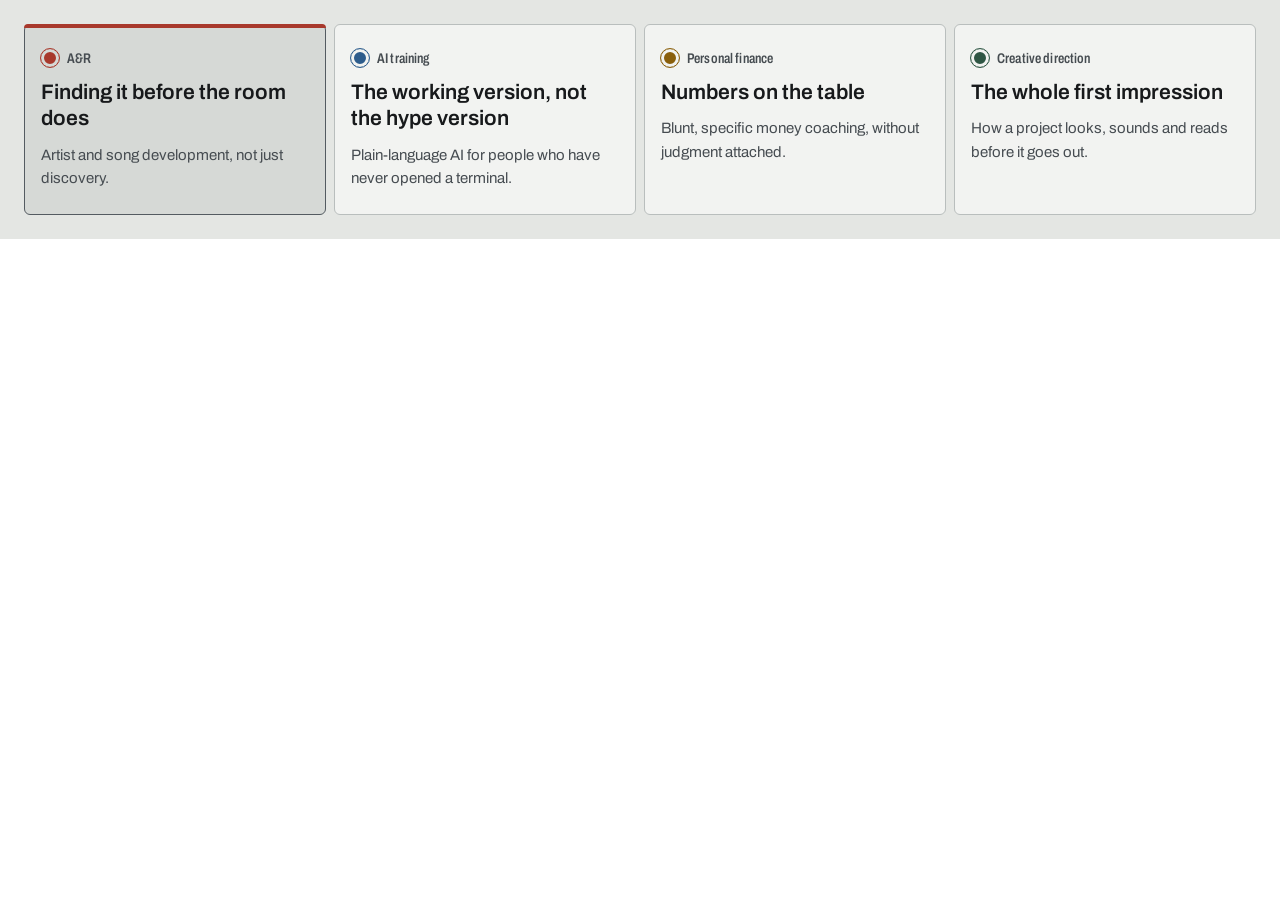
<file: design/components/ChannelStrip/example.html>
<!doctype html>
<meta charset="utf-8">
<meta name="viewport" content="width=device-width, initial-scale=1">
<link rel="stylesheet" href="../../tokens.css">
<link rel="stylesheet" href="../../components.css">
<link rel="stylesheet" href="https://fonts.googleapis.com/css2?family=Archivo:wdth,wght@62..125,100..900&display=swap">
<style>body{margin:0}.wrap{padding:24px}</style>
<div data-flavor="st" class="wrap">
  <div class="channels" role="group" aria-label="Practices">
    <button class="channel ch-ar" aria-pressed="true"><span class="head"><span class="knob"></span><span class="name">A&amp;R</span></span>
      <span class="title">Finding it before the room does</span>
      <span class="desc">Artist and song development, not just discovery.</span></button>
    <button class="channel ch-ai" aria-pressed="false"><span class="head"><span class="knob"></span><span class="name">AI training</span></span>
      <span class="title">The working version, not the hype version</span>
      <span class="desc">Plain-language AI for people who have never opened a terminal.</span></button>
    <button class="channel ch-fin" aria-pressed="false"><span class="head"><span class="knob"></span><span class="name">Personal finance</span></span>
      <span class="title">Numbers on the table</span>
      <span class="desc">Blunt, specific money coaching, without judgment attached.</span></button>
    <button class="channel ch-cd" aria-pressed="false"><span class="head"><span class="knob"></span><span class="name">Creative direction</span></span>
      <span class="title">The whole first impression</span>
      <span class="desc">How a project looks, sounds and reads before it goes out.</span></button>
  </div>
</div>
<script>
document.querySelectorAll('.channel').forEach(b=>b.addEventListener('click',()=>{
  document.querySelectorAll('.channel').forEach(o=>o.setAttribute('aria-pressed',o===b?'true':'false'));
}));
</script>
</file>
<file: design/tokens.css>
/* Generated from the Paolo Bonaccorsi design system tokens.json, trimmed to the st flavor. Do not edit by hand. */
:root {
  --st-paper: #e4e6e3;
  --st-surface: #f2f3f1;
  --st-surface-2: #d6d9d6;
  --st-ink: #17191b;
  --st-ink-soft: #464c51;
  --st-ink-faint: #545b61;
  --st-rule: #b9bebd;
  --st-accent: #2f5644;
  --st-accent-ink: #264536;
  --st-on-accent: #f2f3f1;
  --st-ch-ar: #a8392c;
  --st-ch-ai: #2d5c8c;
  --st-ch-fin: #8a5f0c;
  --st-ch-cd: var(--st-accent);
  --space-1: 4px;
  --space-2: 8px;
  --space-3: 12px;
  --space-4: 16px;
  --space-6: 24px;
  --space-8: 32px;
  --space-12: 48px;
  --space-16: 64px;
  --space-24: 96px;
  --radius-0: 0px;
  --radius-sm: 3px;
  --radius-md: 6px;
  --radius-knob: 9999px;
  --font-archivo: "Archivo", "Helvetica Neue", Arial, sans-serif;
}
@media (prefers-color-scheme: dark) {
  :root:not([data-theme="light"]) {
  --st-paper: #141618;
  --st-surface: #1c1f22;
  --st-surface-2: #262a2e;
  --st-ink: #e6e8e6;
  --st-ink-soft: #a9afb3;
  --st-ink-faint: #8e959a;
  --st-rule: #33383d;
  --st-accent: #8db9a2;
  --st-accent-ink: #a6cbb7;
  --st-on-accent: #141618;
  --st-ch-ar: #e58a78;
  --st-ch-ai: #86aeda;
  --st-ch-fin: #d9a441;
  --st-ch-cd: var(--st-accent);
  }
}
:root[data-theme="dark"] {
  --st-paper: #141618;
  --st-surface: #1c1f22;
  --st-surface-2: #262a2e;
  --st-ink: #e6e8e6;
  --st-ink-soft: #a9afb3;
  --st-ink-faint: #8e959a;
  --st-rule: #33383d;
  --st-accent: #8db9a2;
  --st-accent-ink: #a6cbb7;
  --st-on-accent: #141618;
  --st-ch-ar: #e58a78;
  --st-ch-ai: #86aeda;
  --st-ch-fin: #d9a441;
  --st-ch-cd: var(--st-accent);
}

/* Type styles */
.st-display { font-family: var(--font-archivo); font-size: 52px; line-height: 1.0; font-weight: 800; letter-spacing: -0.02em; }
.st-h2 { font-family: var(--font-archivo); font-size: 33px; line-height: 1.1; font-weight: 700; letter-spacing: -0.01em; }
.st-h3 { font-family: var(--font-archivo); font-size: 21px; line-height: 1.25; font-weight: 600; }
.st-body { font-family: var(--font-archivo); font-size: 17px; line-height: 1.6; font-weight: 400; }
.st-label { font-family: var(--font-archivo); font-size: 14px; line-height: 1.3; font-weight: 600; letter-spacing: 0.01em; }
.st-small { font-family: var(--font-archivo); font-size: 14px; line-height: 1.45; font-weight: 400; }
</file>
<file: design/components.css>
/* Flavors: map each brand's tokens onto shared roles. Components read only the roles. */
[data-flavor="st"] {
  --paper: var(--st-paper); --surface: var(--st-surface); --surface-2: var(--st-surface-2);
  --ink: var(--st-ink); --ink-soft: var(--st-ink-soft); --ink-faint: var(--st-ink-faint);
  --rule: var(--st-rule); --accent: var(--st-accent); --accent-ink: var(--st-accent-ink);
  --on-accent: var(--st-on-accent);
  --btn-fill: var(--st-ink); --btn-text: var(--st-on-accent);
  --face: var(--font-archivo, "Archivo", "Helvetica Neue", Arial, sans-serif);
}
[data-flavor] { background: var(--paper); color: var(--ink); font-family: var(--face); }
[data-flavor] a { color: var(--accent); text-underline-offset: 3px; text-decoration-thickness: 1px; }
[data-flavor] a:hover { color: var(--accent-ink); }
[data-flavor] :focus-visible { outline: 2px solid var(--accent); outline-offset: 3px; }

/* Width is the Small Tech voice: expanded for headlines, condensed for labels. */
.st-display { font-stretch: 125%; }
.st-h2 { font-stretch: 112%; }
.st-label { font-stretch: 75%; }

/* Button */
.btn {
  display: inline-flex; align-items: center; justify-content: center;
  min-height: 44px; padding: var(--space-3, 12px) var(--space-6, 24px);
  border-radius: var(--radius-sm, 3px); border: 1px solid transparent;
  font-family: var(--face); font-size: 15px; font-weight: 600; line-height: 1.2;
  text-decoration: none; cursor: pointer;
}
[data-flavor="st"] .btn { font-stretch: 75%; font-size: 16px; letter-spacing: 0.01em; }
.btn-primary { background: var(--btn-fill); color: var(--btn-text); }
.btn-primary:hover { background: var(--accent-ink); }
[data-flavor="st"] .btn-primary:hover { background: var(--accent); }
.btn-secondary { background: transparent; color: var(--ink); border-color: var(--ink-faint); }
.btn-secondary:hover { border-color: var(--ink); }
[data-flavor] a.btn-primary, [data-flavor] a.btn-primary:hover { color: var(--btn-text); }
[data-flavor] a.btn-secondary { color: var(--ink); }

/* ChannelStrip: Small Tech's four disciplines as console channels */
.channels { display: grid; grid-template-columns: repeat(4, 1fr); gap: var(--space-2, 8px); }
@media (max-width: 720px) { .channels { grid-template-columns: 1fr; } }
.channel {
  position: relative; text-align: left; font: inherit; color: inherit; cursor: pointer;
  display: flex; flex-direction: column; gap: var(--space-3, 12px);
  padding: var(--space-6, 24px) var(--space-4, 16px);
  background: var(--surface); border: 1px solid var(--rule); border-radius: var(--radius-md, 6px);
}
.channel::before {
  content: ""; position: absolute; left: -1px; right: -1px; top: -1px; height: 4px;
  border-radius: var(--radius-md, 6px) var(--radius-md, 6px) 0 0;
  background: var(--ch); transform: scaleX(0); transform-origin: left; transition: transform .2s ease;
}
.channel[aria-pressed="true"] { background: var(--surface-2); border-color: var(--ink-faint); }
.channel[aria-pressed="true"]::before { transform: scaleX(1); }
.channel .head { display: flex; align-items: center; gap: var(--space-2, 8px); }
.channel .knob {
  width: 18px; height: 18px; flex: none; border-radius: var(--radius-knob, 9999px);
  background: var(--ch); box-shadow: inset 0 0 0 3px var(--surface);
  outline: 1px solid var(--ch);
}
.channel[aria-pressed="true"] .knob { box-shadow: inset 0 0 0 3px var(--surface-2); }
.channel .name { font-size: 14px; font-weight: 600; font-stretch: 75%; letter-spacing: 0.01em; color: var(--ink-soft); }
.channel .title { font-size: 21px; line-height: 1.25; font-weight: 600; color: var(--ink); margin: 0; }
.channel .desc { font-size: 15px; line-height: 1.55; color: var(--ink-soft); margin: 0; }
.ch-ar { --ch: var(--st-ch-ar); } .ch-ai { --ch: var(--st-ch-ai); }
.ch-fin { --ch: var(--st-ch-fin); } .ch-cd { --ch: var(--st-ch-cd); }
@media (prefers-reduced-motion: reduce) { .channel::before { transition: none; } }
</file>
<file: styles.css>
/* Page layout only. Colours, fonts, type sizes and components come from design/tokens.css and design/components.css. */

* { box-sizing: border-box; }
html { color-scheme: light dark; scroll-behavior: smooth; }
@media (prefers-reduced-motion: reduce) { html { scroll-behavior: auto; } }
body { margin: 0; -webkit-font-smoothing: antialiased; }

.wrap { max-width: 1080px; margin-inline: auto; padding-inline: var(--space-4); }
h1, h2, h3, p, dl { margin: 0; }
[hidden] { display: none !important; }
/* The console and the brief need script; without it they stay out of the way (the head script adds .js before paint). */
html:not(.js) .menu-console, html:not(.js) .brief { display: none; }
p { max-width: 62ch; }
strong { font-weight: 600; }
.soft { color: var(--ink-soft); }
.faint { color: var(--ink-faint); }

/* ---- skip link: off-screen until it has keyboard focus ---- */
.skip-link {
  position: absolute; left: var(--space-4); top: calc(-1 * var(--space-24)); z-index: 2;
  padding: var(--space-2) var(--space-4);
  background: var(--surface); border: 1px solid var(--rule); border-radius: var(--radius-sm);
}
[data-flavor] .skip-link { color: var(--ink); text-decoration: none; }
.skip-link:focus { top: var(--space-2); }

/* ---- masthead ---- */
.masthead {
  display: flex; justify-content: space-between; align-items: center; flex-wrap: wrap;
  gap: var(--space-4); padding-block: var(--space-4);
  border-bottom: 1px solid var(--rule);
}
[data-flavor] .wordmark { display: inline-flex; align-items: center; gap: var(--space-3); color: var(--ink); text-decoration: none; }
[data-flavor] .wordmark:hover { color: var(--ink); text-decoration: underline; }
.wordmark img { width: 24px; height: 24px; flex: none; border-radius: var(--radius-sm); }
nav.top { display: flex; flex-wrap: wrap; gap: var(--space-2) var(--space-6); }
nav.top a { color: var(--ink-soft); text-decoration: none; padding-block: var(--space-1); }
nav.top a:hover { color: var(--ink); text-decoration: underline; }
nav.top a[aria-current="page"] { color: var(--ink); text-decoration: underline; }
.theme-toggle {
  font-family: inherit; color: var(--ink-soft); background: none; border: 1px solid var(--rule); border-radius: var(--radius-sm);
  padding: var(--space-1) var(--space-3); cursor: pointer;
}
.theme-toggle:hover { color: var(--ink); border-color: var(--ink-faint); }

/* ---- hero ---- */
.hero { display: grid; gap: var(--space-8); padding-block: var(--space-12) var(--space-12); border-bottom: 1px solid var(--rule); }
.hero-text { display: flex; flex-direction: column; align-items: flex-start; gap: var(--space-6); }
.hero h1 { text-wrap: balance; max-width: 14ch; }
.hero .lede { max-width: 48ch; }
.hero-cta { display: flex; gap: var(--space-3); flex-wrap: wrap; }
.hero-figure { margin: 0; display: flex; flex-direction: column; gap: var(--space-3); }
.hero-photo {
  display: block; width: 100%; height: auto; aspect-ratio: 4 / 3; object-fit: cover; object-position: 62% 45%;
  border-radius: var(--radius-md);
}
.hero-figure figcaption { color: var(--ink-faint); }

/* ---- sections: a heading column and a content column ---- */
section { padding-block: var(--space-12); border-bottom: 1px solid var(--rule); }
section:last-of-type { border-bottom: 0; }
.section-grid { display: grid; gap: var(--space-6); }
.section-grid h2 { text-wrap: balance; max-width: 16ch; }
.section-grid > .lede { align-self: end; }
section .flow > * + * { margin-top: var(--space-4); }
.section-grid + .section-body { margin-top: var(--space-8); }
.section-intro { display: flex; flex-direction: column; gap: var(--space-3); }
.section-intro h2 { text-wrap: balance; max-width: 40ch; }
.section-intro .lede { max-width: 56ch; }
@media (min-width: 721px) { .section-intro .lede .line { display: block; } }
.section-intro + .section-body { margin-top: var(--space-8); }

/* pull quote in the background section: the thesis, set in the heading column */
.thesis { max-width: 22ch; text-wrap: balance; }

/* ---- buses: the strip is split into direction and coaching ---- */
.buses { display: grid; gap: var(--space-8); }
.bus { display: flex; flex-direction: column; gap: var(--space-4); }
.bus-head { display: flex; flex-direction: column; gap: var(--space-1); padding-bottom: var(--space-3); border-bottom: 1px solid var(--rule); }
.bus .channels { grid-template-columns: 1fr; }
@media (min-width: 721px) {
  .buses { grid-template-columns: 1fr 2fr; gap: var(--space-6); }
  .bus-coaching .channels, .bus:last-child .channels { grid-template-columns: 1fr 1fr; }
}
.practice-more { margin-top: var(--space-8); }

/* ---- channels: the soloed channel reads at full ink ---- */
.channel[aria-pressed="true"] .desc { color: var(--ink); }

/* ---- artifacts and services: ruled entries, not boxes ---- */
.artifacts, .services { display: grid; }
.artifact, .service {
  display: grid; gap: var(--space-4);
  padding-block: var(--space-8); border-top: 1px solid var(--rule);
}
.artifact:last-of-type { border-bottom: 1px solid var(--rule); }
.artifact-head, .service-head { display: flex; flex-direction: column; gap: var(--space-2); }
.artifact-tag, .service-tag { display: flex; align-items: center; gap: var(--space-2); color: var(--ink-faint); }
.artifact-tag .knob, .service-tag .knob { width: var(--space-3); height: var(--space-3); flex: none; border-radius: var(--radius-knob); background: var(--ch); }
.artifact h3, .service h3 { text-wrap: balance; max-width: 24ch; }
.artifact-body, .service-body { display: flex; flex-direction: column; align-items: flex-start; gap: var(--space-4); }
.artifact-desc, .service-desc { color: var(--ink-soft); }
.artifact-facts, .service-facts { display: grid; grid-template-columns: max-content minmax(0, 1fr); gap: var(--space-1) var(--space-4); max-width: 52ch; }
.artifact-facts dt, .service-facts dt { color: var(--ink-faint); }
.artifact-facts dd, .service-facts dd { margin: 0; text-wrap: pretty; }
.artifact-foot { padding-top: var(--space-2); display: flex; flex-wrap: wrap; gap: var(--space-3); }
.artifacts-note { margin-top: var(--space-3); color: var(--ink-faint); text-align: right; max-width: none; }
[data-flavor] .artifacts-note a { color: var(--ink-faint); text-decoration: underline; }
[data-flavor] .artifacts-note a:hover { color: var(--ink); }

/* ---- services page: intro, hobby list, home and garden parts ---- */
.page-intro { display: flex; flex-direction: column; align-items: flex-start; gap: var(--space-6); }
.page-intro h1 { text-wrap: balance; max-width: 14ch; }
.page-intro .lede { max-width: 48ch; }
.service-list {
  align-self: stretch; list-style: none; margin: 0; padding: 0;
  display: grid; grid-template-columns: repeat(2, minmax(0, 1fr)); gap: var(--space-2) var(--space-6);
}
.service-list .wide { grid-column: 1 / -1; }
.service-parts { align-self: stretch; display: flex; flex-direction: column; gap: var(--space-4); }
.service-part { display: flex; flex-direction: column; gap: var(--space-1); }
.service-part h4 { margin: 0; font-weight: 600; }

/* artifact screenshots: a 16:9 thumbnail that opens the full image */
.artifact-shot { margin: var(--space-2) 0 0; display: flex; flex-direction: column; gap: var(--space-2); }
.shot {
  display: block; overflow: hidden; cursor: zoom-in;
  border: 1px solid var(--rule); border-radius: var(--radius-md); background: var(--surface-2);
}
.shot:hover { border-color: var(--ink-faint); }
.shot picture { display: block; }
.shot img { display: block; width: 100%; height: auto; aspect-ratio: 16 / 9; object-fit: cover; object-position: top; }
.artifact-shot figcaption { color: var(--ink-faint); }
.visually-hidden {
  position: absolute; width: 1px; height: 1px; margin: -1px; padding: 0; overflow: hidden;
  clip: rect(0 0 0 0); clip-path: inset(50%); white-space: nowrap; border: 0;
}

/* the full image, in a dialog that fills the window; no animation */
.lightbox {
  position: fixed; inset: 0; width: 100%; height: 100%; max-width: 100%; max-height: 100%;
  margin: 0; padding: 0; border: 0; background: var(--paper); color: var(--ink);
}
.lightbox[open] { display: flex; flex-direction: column; }
.lightbox-bar {
  display: flex; justify-content: space-between; align-items: center; gap: var(--space-4);
  padding: var(--space-3) var(--space-4); border-bottom: 1px solid var(--rule);
}
.lightbox-bar p { color: var(--ink-soft); }
.lightbox-frame { flex: 1; min-height: 0; overflow: auto; padding: var(--space-4); }
.lightbox-frame img {
  display: block; max-width: 100%; height: auto; margin-inline: auto;
  border: 1px solid var(--rule); border-radius: var(--radius-md);
}
html:has(.lightbox[open]) { overflow: hidden; }

/* ---- chips: the brief's choices and the menu's solo buttons ---- */
.chips { display: flex; flex-wrap: wrap; gap: var(--space-2); }
.chip {
  position: relative; display: inline-flex; align-items: center; gap: var(--space-2);
  min-height: 44px; padding: var(--space-2) var(--space-4); cursor: pointer;
  color: var(--ink-soft); background: var(--surface);
  border: 1px solid var(--rule); border-radius: var(--radius-sm);
}
.chip:hover { color: var(--ink); border-color: var(--ink-faint); }
.chip[aria-pressed="true"], .chip:has(input:checked) { color: var(--ink); background: var(--surface-2); border-color: var(--ink); }
.chip input { position: absolute; inset: 0; margin: 0; opacity: 0; cursor: pointer; }
.chip:has(input:focus-visible) { outline: 2px solid var(--accent); outline-offset: 3px; }
.chip .knob { width: var(--space-3); height: var(--space-3); flex: none; border-radius: var(--radius-knob); background: var(--ch); }

/* ---- form fields ---- */
.field { display: flex; flex-direction: column; gap: var(--space-2); }
.field .faint { font-weight: 400; }
.input {
  width: 100%; min-height: 44px; padding: var(--space-3);
  font: inherit; color: var(--ink); background: var(--surface);
  border: 1px solid var(--rule); border-radius: var(--radius-sm);
}
.input:hover { border-color: var(--ink-faint); }
textarea.input { resize: vertical; }
.group { margin: 0; padding: 0; border: 0; min-width: 0; }
.group legend { padding: 0; margin-bottom: var(--space-3); }

/* ---- services page: the console above the menu ---- */
.menu-console { align-self: stretch; display: flex; flex-direction: column; gap: var(--space-4); padding-top: var(--space-2); }
.menu-tools { display: flex; flex-wrap: wrap; align-items: flex-end; gap: var(--space-3) var(--space-6); }
.menu-search { flex: 1 1 18ch; max-width: 40ch; }
.menu-count { color: var(--ink-faint); }
[data-flavor] .ask { color: var(--ink-faint); text-decoration: underline; padding-block: var(--space-1); }
[data-flavor] .ask:hover { color: var(--ink); }

/* ---- contact ---- */
.contact-body { display: flex; flex-direction: column; align-items: flex-start; gap: var(--space-6); }
.contact-actions { display: flex; flex-wrap: wrap; gap: var(--space-3); }

/* the brief: fields on one side, the email it becomes on the other */
.brief { display: grid; gap: var(--space-8); margin-top: var(--space-12); padding-top: var(--space-12); border-top: 1px solid var(--rule); }
.brief-fields { display: flex; flex-direction: column; gap: var(--space-6); min-width: 0; }
.brief-intro { display: flex; flex-direction: column; gap: var(--space-1); }
.brief-preview {
  display: flex; flex-direction: column; gap: var(--space-4); min-width: 0;
  padding: var(--space-6); background: var(--surface);
  border: 1px solid var(--rule); border-radius: var(--radius-md);
}
.brief-to { display: grid; grid-template-columns: max-content minmax(0, 1fr); gap: var(--space-1) var(--space-4); }
.brief-to dt { color: var(--ink-faint); }
.brief-to dd { margin: 0; }
.brief-message {
  max-height: calc(var(--space-24) * 3); overflow: auto; white-space: pre-wrap; overflow-wrap: anywhere;
  padding: var(--space-3); color: var(--ink-soft); background: var(--paper);
  border: 1px solid var(--rule); border-radius: var(--radius-sm);
}
.brief-suggest { display: flex; flex-direction: column; align-items: flex-start; gap: var(--space-2); }
.brief-actions { display: flex; flex-wrap: wrap; gap: var(--space-3); }
.brief-status:empty { display: none; }

/* ---- 404 ---- */
.lost-links { display: flex; flex-wrap: wrap; gap: var(--space-3); }

/* ---- footer ---- */
.footer {
  display: flex; justify-content: space-between; align-items: center; flex-wrap: wrap;
  gap: var(--space-3) var(--space-6); padding-block: var(--space-8) var(--space-12);
  border-top: 1px solid var(--rule); color: var(--ink-faint);
}
.footer .fmark { display: inline-flex; align-items: center; gap: var(--space-2); color: var(--ink-soft); }
.footer .fmark img { width: 18px; height: 18px; border-radius: var(--radius-sm); }
[data-flavor] .footer a { color: var(--ink-faint); text-decoration: underline; padding-block: var(--space-1); }
[data-flavor] .footer a:hover { color: var(--ink); }

/* ---- desktop ---- */
@media (min-width: 721px) {
  .wrap { padding-inline: var(--space-6); }
  section { padding-block: var(--space-16); }
  .hero {
    grid-template-columns: 7fr 5fr; align-items: center; gap: var(--space-12);
    padding-block: var(--space-16) var(--space-16);
  }
  .hero-photo { aspect-ratio: 4 / 5; }
  .section-grid { grid-template-columns: 5fr 7fr; gap: var(--space-12); align-items: start; }
  .artifact, .service { grid-template-columns: 5fr 7fr; gap: var(--space-12); }
  .brief { grid-template-columns: 7fr 5fr; gap: var(--space-12); align-items: start; }
  .brief-preview { position: sticky; top: var(--space-6); }
}
@media (min-width: 981px) {
  .hero, .page-intro { padding-block: var(--space-24) var(--space-16); }
}

/* ---- print: the menu on paper, without the controls (site.js switches to the light theme while printing) ---- */
@media print {
  .skip-link, nav.top, .menu-console, .ask, .practice-more, .hero-cta, .brief, .artifact-foot, .contact-actions .btn-secondary, .lightbox { display: none !important; }
  .wrap { max-width: none; }
  section, .hero, .page-intro { padding-block: var(--space-6); }
  .services, .artifacts { display: block; }
  .service, .artifact { break-inside: avoid; }
  .brief-preview { position: static; }
}
</file>
